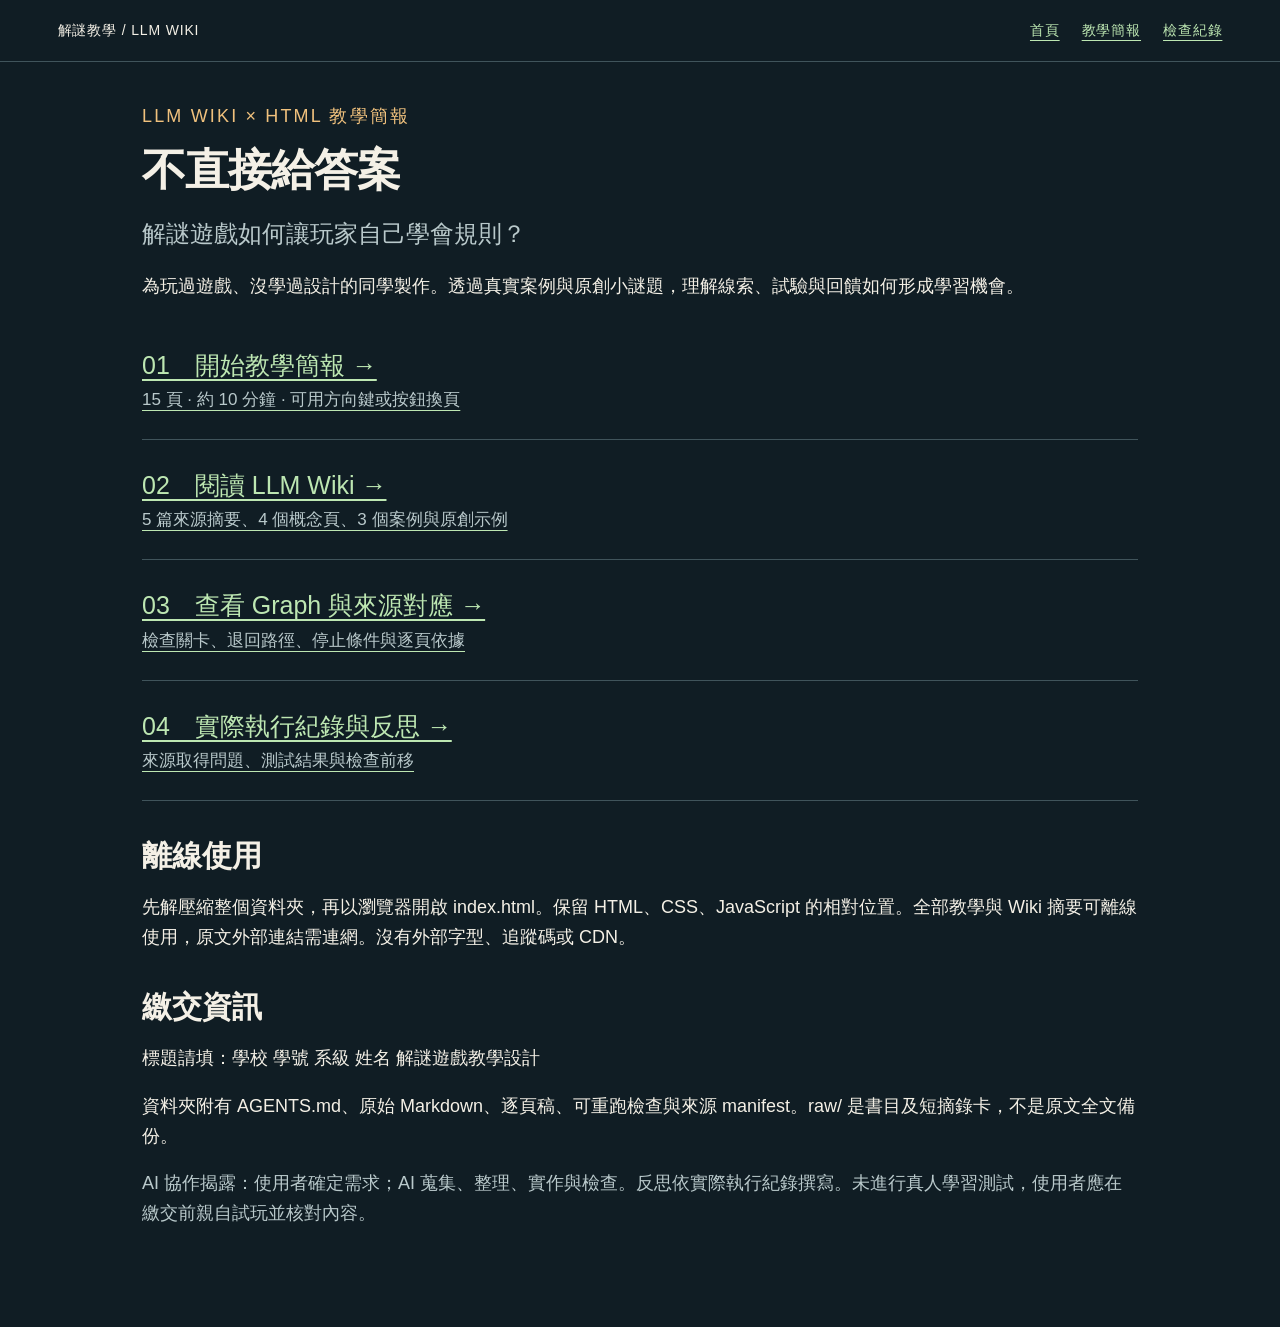
<file: puzzle-wiki/index.html>
<!doctype html><html lang="zh-Hant"><head><meta charset="utf-8"><meta name="viewport" content="width=device-width,initial-scale=1"><title>解謎教學｜作業成果</title><link rel="stylesheet" href="style.css"></head><body><header><span>解謎教學 / LLM WIKI</span><div><a href="index.html">首頁</a><a href="deck.html">教學簡報</a><a href="report.html">檢查紀錄</a></div></header><main class="paper"><p class="eyebrow">LLM Wiki × HTML 教學簡報</p><h1>不直接給答案</h1><p class="lead">解謎遊戲如何讓玩家自己學會規則？</p><p>為玩過遊戲、沒學過設計的同學製作。透過真實案例與原創小謎題，理解線索、試驗與回饋如何形成學習機會。</p><a class="entry" href="deck.html">01　開始教學簡報 →<small>15 頁 · 約 10 分鐘 · 可用方向鍵或按鈕換頁</small></a><a class="entry" href="wiki.html">02　閱讀 LLM Wiki →<small>5 篇來源摘要、4 個概念頁、3 個案例與原創示例</small></a><a class="entry" href="workflow.html">03　查看 Graph 與來源對應 →<small>檢查關卡、退回路徑、停止條件與逐頁依據</small></a><a class="entry" href="report.html">04　實際執行紀錄與反思 →<small>來源取得問題、測試結果與檢查前移</small></a><h2>離線使用</h2><p>先解壓縮整個資料夾，再以瀏覽器開啟 index.html。保留 HTML、CSS、JavaScript 的相對位置。全部教學與 Wiki 摘要可離線使用，原文外部連結需連網。沒有外部字型、追蹤碼或 CDN。</p><h2>繳交資訊</h2><p>標題請填：學校 學號 系級 姓名 解謎遊戲教學設計</p><p>資料夾附有 AGENTS.md、原始 Markdown、逐頁稿、可重跑檢查與來源 manifest。raw/ 是書目及短摘錄卡，不是原文全文備份。</p><p class="muted">AI 協作揭露：使用者確定需求；AI 蒐集、整理、實作與檢查。反思依實際執行紀錄撰寫。未進行真人學習測試，使用者應在繳交前親自試玩並核對內容。</p></main></body></html>
</file>
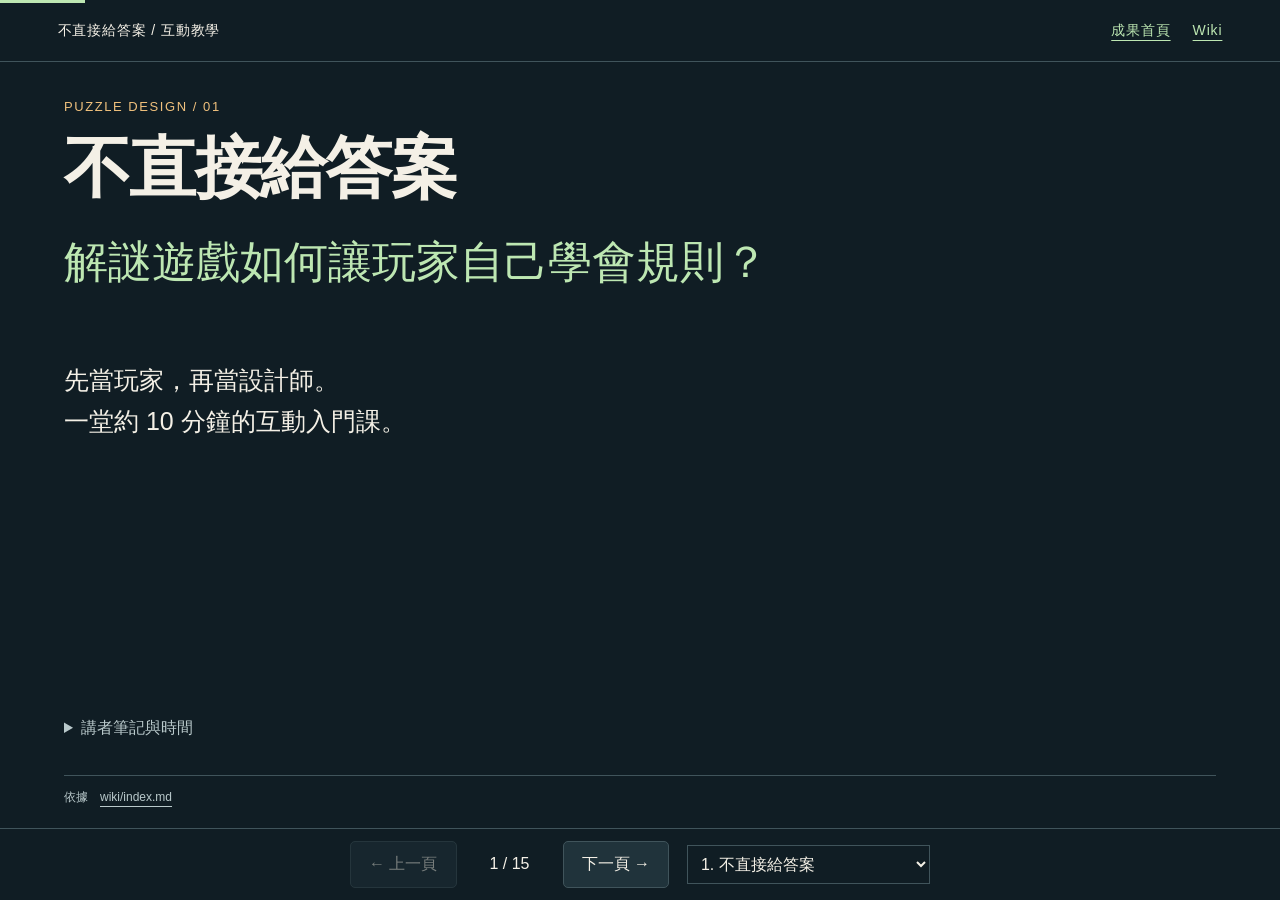
<file: puzzle-wiki/deck.html>
<!doctype html><html lang="zh-Hant"><head><meta charset="utf-8"><meta name="viewport" content="width=device-width,initial-scale=1"><title>不直接給答案｜解謎遊戲教學</title><link rel="stylesheet" href="style.css"></head><body><div id="progress"></div><header><span>不直接給答案 / 互動教學</span><div><a href="index.html">成果首頁</a><a href="wiki.html" target="_blank">Wiki</a></div></header><main id="deck"><section class="slide hero" id="slide-1" aria-label="第 1 頁"><div class="eyebrow">Puzzle design / 01</div><h1>不直接給答案</h1><p class="subtitle">解謎遊戲如何讓玩家自己學會規則？</p><div class="body">先當玩家，再當設計師。<br>一堂約 10 分鐘的互動入門課。</div><details class="notes"><summary>講者筆記與時間</summary><p>30 秒：介紹主題。真實案例僅討論局部設計，不包含完整解法。</p></details><footer class="sources"><span>依據</span><a href="wiki.html#wiki-index" target="_blank" rel="noopener">wiki/index.md</a></footer></section><section class="slide question" id="slide-2" aria-label="第 2 頁"><div class="eyebrow">Puzzle design / 02</div><h2>你是怎麼學會的？</h2><p class="subtitle">按對一次，和理解規則，有什麼不同？</p><div class="body"><p class="big">「我猜對了」<br><span class="accent">「我能預測下一次」</span></p><p>這堂課的目標：能指出線索、解釋回饋，並判斷何時需要提示。</p></div><details class="notes"><summary>講者筆記與時間</summary><p>35 秒：請同學回想一次自己突然理解遊戲規則的時刻。預測是本課的操作性目標，不是研究量表。</p></details><footer class="sources"><span>依據</span><a href="wiki.html#wiki-concepts-knowledge" target="_blank" rel="noopener">wiki/concepts/knowledge.md</a></footer></section><section class="slide loop" id="slide-3" aria-label="第 3 頁"><div class="eyebrow">Puzzle design / 03</div><h2>玩家腦中的學習迴圈</h2><p class="subtitle">我們用這個框架分析案例</p><div class="body"><ol class="steps"><li>觀察<br><small>哪些東西值得注意？</small></li><li>假設<br><small>我認為規則是什麼？</small></li><li>試驗<br><small>改一個條件會怎樣？</small></li><li>修正<br><small>結果符合預期嗎？</small></li></ol><p>這是本作業整理的分析框架。能否學會，仍需要觀察真實玩家。</p></div><details class="notes"><summary>講者筆記與時間</summary><p>40 秒：以實驗循環解釋。此框架是教學綜合，不是從文獻照抄的定律。</p></details><footer class="sources"><span>依據</span><a href="wiki.html#wiki-concepts-knowledge" target="_blank" rel="noopener">wiki/concepts/knowledge.md</a><a href="wiki.html#wiki-concepts-feedback" target="_blank" rel="noopener">wiki/concepts/feedback.md</a></footer></section><section class="slide case" id="slide-4" aria-label="第 4 頁"><div class="eyebrow">Puzzle design / 04</div><h2>The Witness</h2><p class="subtitle">理解可以成為通往下一步的鑰匙</p><div class="body"><p class="big">線索 → 理解 → 新的可能性</p><p>Blow 用「腦中的鑰匙」描述解謎所需的理解。</p><p class="callout">設計思考：下一題需要玩家帶走哪個想法？</p><p class="muted">開發者觀點，不代表每位玩家都能無提示學會。</p></div><details class="notes"><summary>講者筆記與時間</summary><p>40 秒：解釋知識能改變玩家看到的可能性。不要推論整款遊戲完全沒有引導。</p></details><footer class="sources"><span>依據</span><a href="wiki.html#wiki-cases-witness" target="_blank" rel="noopener">wiki/cases/witness.md</a><a href="wiki.html#wiki-sources-S1" target="_blank" rel="noopener">wiki/sources/S1.md</a></footer></section><section class="slide case" id="slide-5" aria-label="第 5 頁"><div class="eyebrow">Puzzle design / 05</div><h2>Riven</h2><p class="subtitle">先讓玩家看見能思考的線索</p><div class="body"><div class="sequence"><div><b>門擋住去路</b><p>玩家注意的是「門」。</p></div><div><b>匕首引向下方</b><p>點擊後視角降低。</p></div><div><b>注意到門下空間</b><p>新的行動可能浮現。</p></div></div><p class="muted">依 Miller 訪談整理；固定視角的引導，不可直接套用到所有 3D 場景。</p></div><details class="notes"><summary>講者筆記與時間</summary><p>45 秒：這裡減少的是看不見線索的摩擦，不是直接交出完整答案。</p></details><footer class="sources"><span>依據</span><a href="wiki.html#wiki-cases-riven" target="_blank" rel="noopener">wiki/cases/riven.md</a><a href="wiki.html#wiki-sources-S2" target="_blank" rel="noopener">wiki/sources/S2.md</a></footer></section><section class="slide case" id="slide-6" aria-label="第 6 頁"><div class="eyebrow">Puzzle design / 06</div><h2>Baba Is You</h2><p class="subtitle">規則本身也可以被操作</p><div class="body"><p class="big">改變規則物件<br><span class="accent">觀察世界如何改變</span></p><p>官方介紹將規則描述為遊戲世界中的實體物件。</p><p class="callout">我們的教學分析：讓玩家比較操作前後，有助提出下一個假設。</p><p class="muted">後一句是設計推論，非官方提供的成效研究。</p></div><details class="notes"><summary>講者筆記與時間</summary><p>40 秒：不用帶入未查證的特定關卡。焦點是規則成為可操作對象。</p></details><footer class="sources"><span>依據</span><a href="wiki.html#wiki-cases-baba" target="_blank" rel="noopener">wiki/cases/baba.md</a><a href="wiki.html#wiki-sources-S3" target="_blank" rel="noopener">wiki/sources/S3.md</a></footer></section><section class="slide research" id="slide-7" aria-label="第 7 頁"><div class="eyebrow">Puzzle design / 07</div><h2>提示並不是失敗</h2><p class="subtitle">教學方式要配合遊戲與玩家</p><div class="body"><div class="twocol"><div><h3>遊戲情境</h3><p>2012 年研究：教學對參與表現的影響因遊戲而異。</p></div><div><h3>玩家經驗</h3><p>2020 年研究：在單款遊戲中，非專家玩家的自陳心流受益。</p></div></div><p class="callout">不能因此宣稱「沒教學最好」，也不能把感受或意圖當成實際學會或留存。</p></div><details class="notes"><summary>講者筆記與時間</summary><p>45 秒：兩研究的遊戲與指標不同，沒有直接互相推翻。</p></details><footer class="sources"><span>依據</span><a href="wiki.html#wiki-concepts-support" target="_blank" rel="noopener">wiki/concepts/support.md</a><a href="wiki.html#wiki-sources-S4" target="_blank" rel="noopener">wiki/sources/S4.md</a><a href="wiki.html#wiki-sources-S5" target="_blank" rel="noopener">wiki/sources/S5.md</a></footer></section><section class="slide intro" id="slide-8" aria-label="第 8 頁"><div class="eyebrow">Puzzle design / 08</div><h2>現在，換你推理</h2><p class="subtitle">訊號門實驗室</p><div class="body"><p class="big">兩個符號，決定一扇門。</p><p>下一頁有兩筆觀察。選擇符號、測試，試著找出規則。</p><p>沒有倒數、沒有扣分。卡住時可以開啟提示。</p><p class="muted">自製教學示例，非商業遊戲關卡。規則刻意簡化。</p></div><details class="notes"><summary>講者筆記與時間</summary><p>25 秒：先不公布規則，提醒同學每次測試前先預測。</p></details><footer class="sources"><span>依據</span><a href="wiki.html#wiki-examples-signal-lab" target="_blank" rel="noopener">wiki/examples/signal-lab.md</a></footer></section><section class="slide puzzle" id="slide-9" aria-label="第 9 頁"><div class="eyebrow">Puzzle design / 09</div><h2>訊號門實驗室</h2><p class="subtitle">先預測，再按「測試配對」</p><div class="body"><div class="lab"><div><h3>已知觀察</h3><p class="observations">○ ○ → 開門　　○ △ → 關門</p><label><span>左符號</span><select id="left" aria-label="左符號"><option>○</option><option>△</option><option>□</option></select></label><label><span>右符號</span><select id="right" aria-label="右符號"><option>○</option><option>△</option><option>□</option></select></label><div class="lab-actions"><button id="test-pair">測試配對</button><button id="reset">全部重設</button></div><p id="result" role="status" aria-live="polite">你預測門會開還是關？</p><h3>你的試驗紀錄</h3><ol id="history"><li>還沒有新試驗。</li></ol></div><div><p>有限觀察可能符合不只一個假說。試試看，還能如何排除另一種解釋？</p><button id="hint">提示 1 / 2</button><p id="hint-text" aria-live="polite">提示由你決定何時開啟。</p><fieldset><legend>變形題：哪個新配對會開門？</legend><div class="choices"><button data-pair="◇◇">◇ ◇</button><button data-pair="◇■">◇ ■</button><button data-pair="■◇">■ ◇</button></div><p id="transfer-result" role="status" aria-live="polite">找到規則後再作答。</p></fieldset><small>原創教學示例 · 不計分 · 可重試</small></div></div></div><details class="notes"><summary>講者筆記與時間</summary><p>90 秒：讓同學自由試驗。初始觀察不唯一決定規則，可追問「還有哪個假說也符合？」再用△△排除只接受圓形的假說。</p></details><footer class="sources"><span>依據</span><a href="wiki.html#wiki-examples-signal-lab" target="_blank" rel="noopener">wiki/examples/signal-lab.md</a></footer></section><section class="slide debrief" id="slide-10" aria-label="第 10 頁"><div class="eyebrow">Puzzle design / 10</div><h2>剛才哪些設計在教你？</h2><p class="subtitle">將體驗拆成可檢查的選擇</p><div class="body"><div class="twocol"><div><h3>觀察與回饋</h3><p>兩筆起始紀錄提供比較材料。每次結果立即留下紀錄。</p></div><div><h3>試錯與遷移</h3><p>可重設、無扣分。換符號的題目，檢查你是否只記住外觀。</p></div></div><p class="callout">小謎題只能示範這些設計選擇，尚未證明它能改善學習。</p></div><details class="notes"><summary>講者筆記與時間</summary><p>40 秒：請同學用自己的話說出相同性規則。沒有真人研究，不能將測試通過當成教學有效。</p></details><footer class="sources"><span>依據</span><a href="wiki.html#wiki-examples-signal-lab" target="_blank" rel="noopener">wiki/examples/signal-lab.md</a><a href="wiki.html#wiki-concepts-feedback" target="_blank" rel="noopener">wiki/concepts/feedback.md</a></footer></section><section class="slide comparison" id="slide-11" aria-label="第 11 頁"><div class="eyebrow">Puzzle design / 11</div><h2>難題，還是資訊不足？</h2><p class="subtitle">設計師可以先檢查這些問題</p><div class="body"><table><tr><th>可以推理的挑戰</th><th>需要修正的摩擦</th></tr><tr><td>線索可見，但要比較才能理解</td><td>關鍵線索根本沒被注意</td></tr><tr><td>試驗後能修正假設</td><td>做了操作，卻不知道結果</td></tr><tr><td>新題改變情境，保留關係</td><td>規則偷偷改變，沒有新證據</td></tr></table><p class="muted">本作業的設計檢查表，不是所有解謎遊戲的評分定律。</p></div><details class="notes"><summary>講者筆記與時間</summary><p>40 秒：挑戰與摩擦並非絕對二分，需看遊戲目的與玩家實際表現。</p></details><footer class="sources"><span>依據</span><a href="wiki.html#wiki-concepts-attention" target="_blank" rel="noopener">wiki/concepts/attention.md</a><a href="wiki.html#wiki-concepts-feedback" target="_blank" rel="noopener">wiki/concepts/feedback.md</a><a href="wiki.html#wiki-examples-signal-lab" target="_blank" rel="noopener">wiki/examples/signal-lab.md</a></footer></section><section class="slide quiz" id="slide-12" aria-label="第 12 頁"><div class="eyebrow">Puzzle design / 12</div><h2>小測驗：你會先改什麼？</h2><p class="subtitle">玩家一直亂按，卻說不出自己的假設</p><div class="body"><div class="answers"><button data-answer="wrong">A　把提示全部移除，讓他多試幾次</button><button data-answer="right">B　保留操作結果，請他先預測再測試</button><button data-answer="wrong">C　立即顯示完整答案，然後進下一關</button></div><p id="quiz-feedback" role="status" aria-live="polite">選擇一個答案，看看設計理由。</p></div><details class="notes"><summary>講者筆記與時間</summary><p>35 秒：本題情境目標是讓玩家提出假設，所以 B 較合適。A/C 並非在任何遊戲中都錯。</p></details><footer class="sources"><span>依據</span><a href="wiki.html#wiki-concepts-feedback" target="_blank" rel="noopener">wiki/concepts/feedback.md</a><a href="wiki.html#wiki-examples-signal-lab" target="_blank" rel="noopener">wiki/examples/signal-lab.md</a></footer></section><section class="slide workflow" id="slide-13" aria-label="第 13 頁"><div class="eyebrow">Puzzle design / 13</div><h2>從來源到這份簡報</h2><p class="subtitle">每一頁都能追溯到 Wiki</p><div class="body"><ol class="pipeline"><li>讀取 5 篇資料</li><li>建立來源卡與概念頁</li><li>查詢 Wiki、寫逐頁稿</li><li>查核說法與引用</li><li>渲染、測試、修正</li></ol><p>來源讀不到：回資料取得。<br>說法不成立：回證據卡或文稿。<br>互動或版面出錯：回 HTML。</p><p class="muted">詳細 graph、實際紀錄與反思另附於成果首頁。</p></div><details class="notes"><summary>講者筆記與時間</summary><p>35 秒：區分 graph 的關卡與各節點的局部 loop。每次只修問題所在位置。</p></details><footer class="sources"><span>依據</span><a href="wiki.html#process-workflow" target="_blank" rel="noopener">process/workflow.md</a><a href="wiki.html#wiki-index" target="_blank" rel="noopener">wiki/index.md</a></footer></section><section class="slide practice" id="slide-14" aria-label="第 14 頁"><div class="eyebrow">Puzzle design / 14</div><h2>你可以如何驗證教學？</h2><p class="subtitle">觀察真實玩家，而不只問「好玩嗎」</p><div class="body"><p class="big">他注意到什麼？<br>他預期什麼？<br><span class="accent">換一道題還能解釋嗎？</span></p><p>記錄卡住的位置與當時假設，再調整線索或回饋。</p><p class="muted">這是後續測試建議。本次完成的是內容與功能檢查，未進行真人測試。</p></div><details class="notes"><summary>講者筆記與時間</summary><p>35 秒：可邀同學試玩，用觀察補足自動測試不能判斷的學習效果。</p></details><footer class="sources"><span>依據</span><a href="wiki.html#wiki-concepts-knowledge" target="_blank" rel="noopener">wiki/concepts/knowledge.md</a><a href="wiki.html#wiki-sources-S2" target="_blank" rel="noopener">wiki/sources/S2.md</a><a href="wiki.html#process-workflow" target="_blank" rel="noopener">process/workflow.md</a></footer></section><section class="slide end" id="slide-15" aria-label="第 15 頁"><div class="eyebrow">Puzzle design / 15</div><h2>讓玩家有理由繼續推理</h2><p class="subtitle">可見線索、可比較的結果、適時的幫助</p><div class="body"><p class="big">好的下一步，<br>是玩家能提出的新假設。</p><p>回想你熟悉的一款遊戲：它在哪個時刻讓你理解了一條規則？</p><p><a href="wiki.html">閱讀完整 Wiki 與 5 篇來源 ↗</a><br><a href="report.html">查看執行紀錄與反思 ↗</a></p></div><details class="notes"><summary>講者筆記與時間</summary><p>30 秒：收束，請同學用一個例子回答。總預估約 10 分鐘，可依互動節奏調整。</p></details><footer class="sources"><span>依據</span><a href="wiki.html#wiki-index" target="_blank" rel="noopener">wiki/index.md</a><a href="wiki.html#wiki-concepts-support" target="_blank" rel="noopener">wiki/concepts/support.md</a></footer></section></main><nav class="controls" aria-label="簡報導覽"><button id="prev">← 上一頁</button><span id="counter" aria-live="polite"></span><button id="next">下一頁 →</button><select id="toc" aria-label="跳至頁面"></select></nav><script src="deck.js"></script></body></html>
</file>
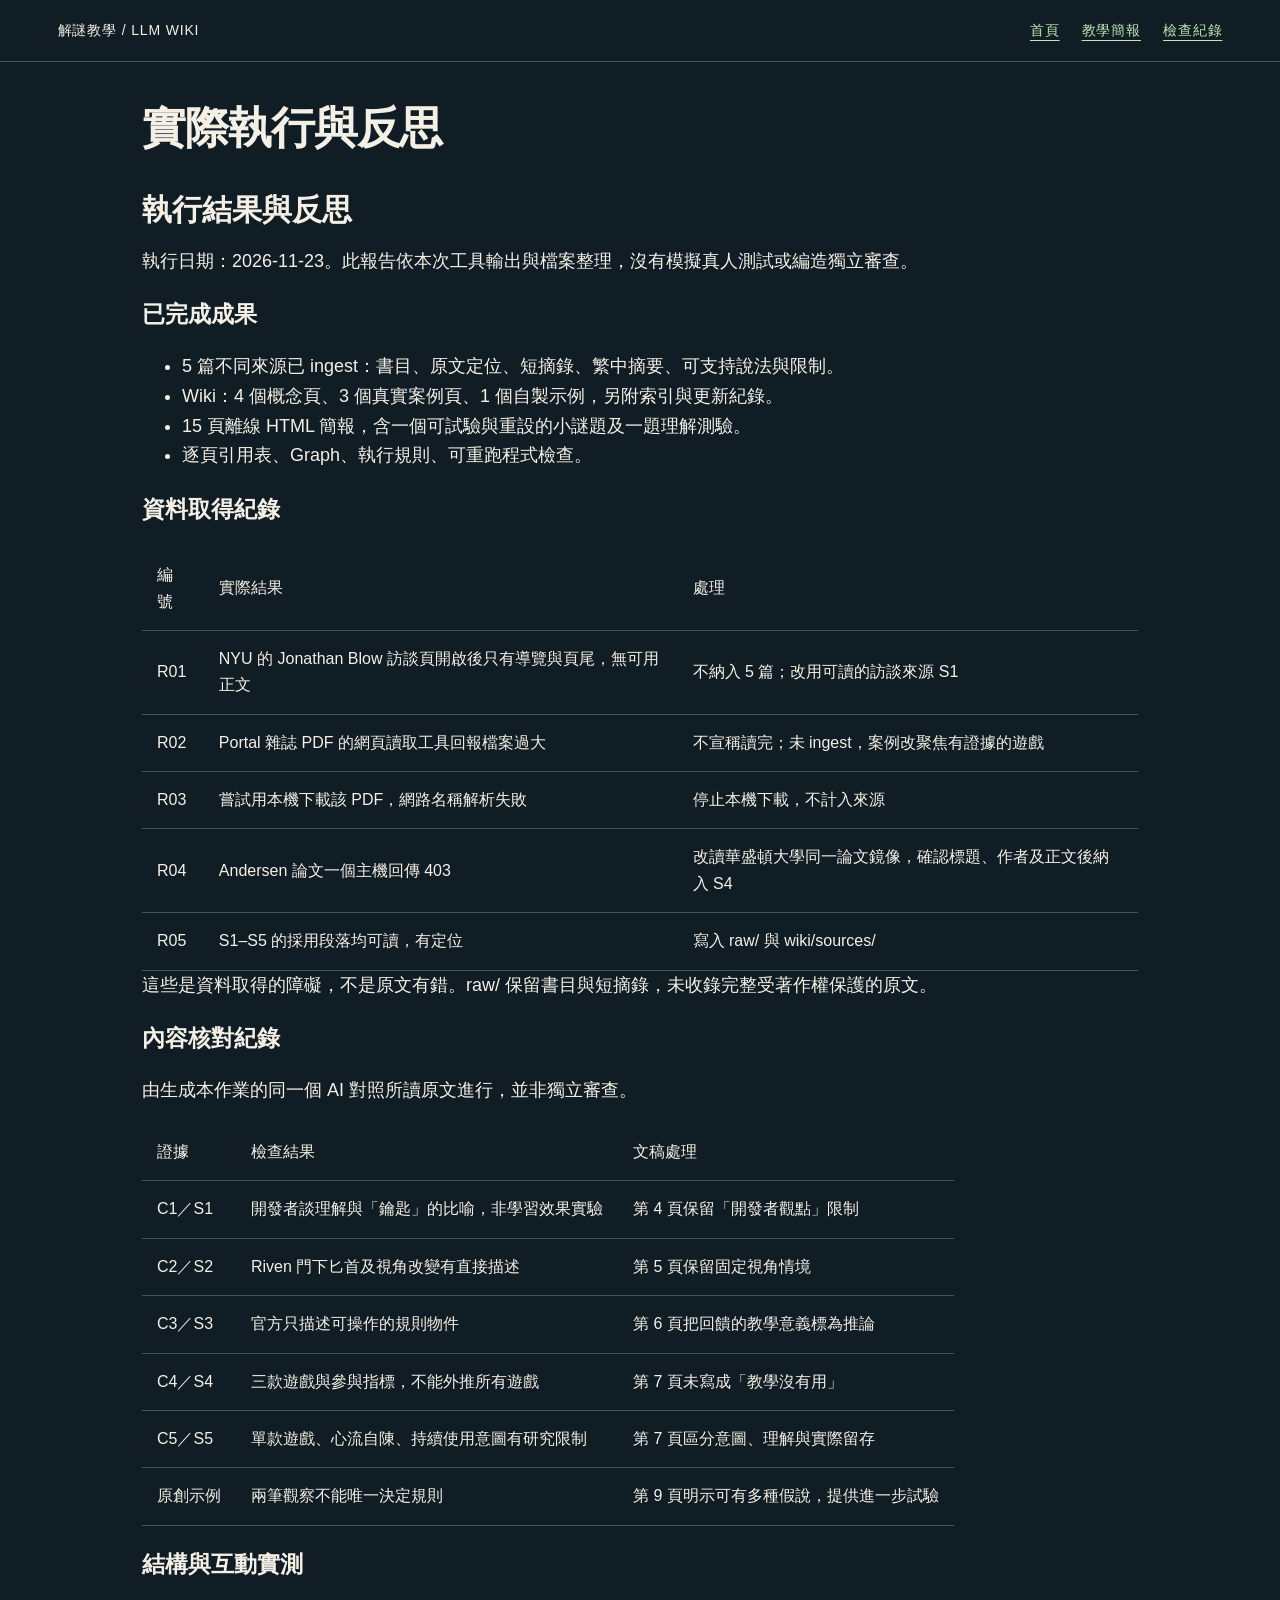
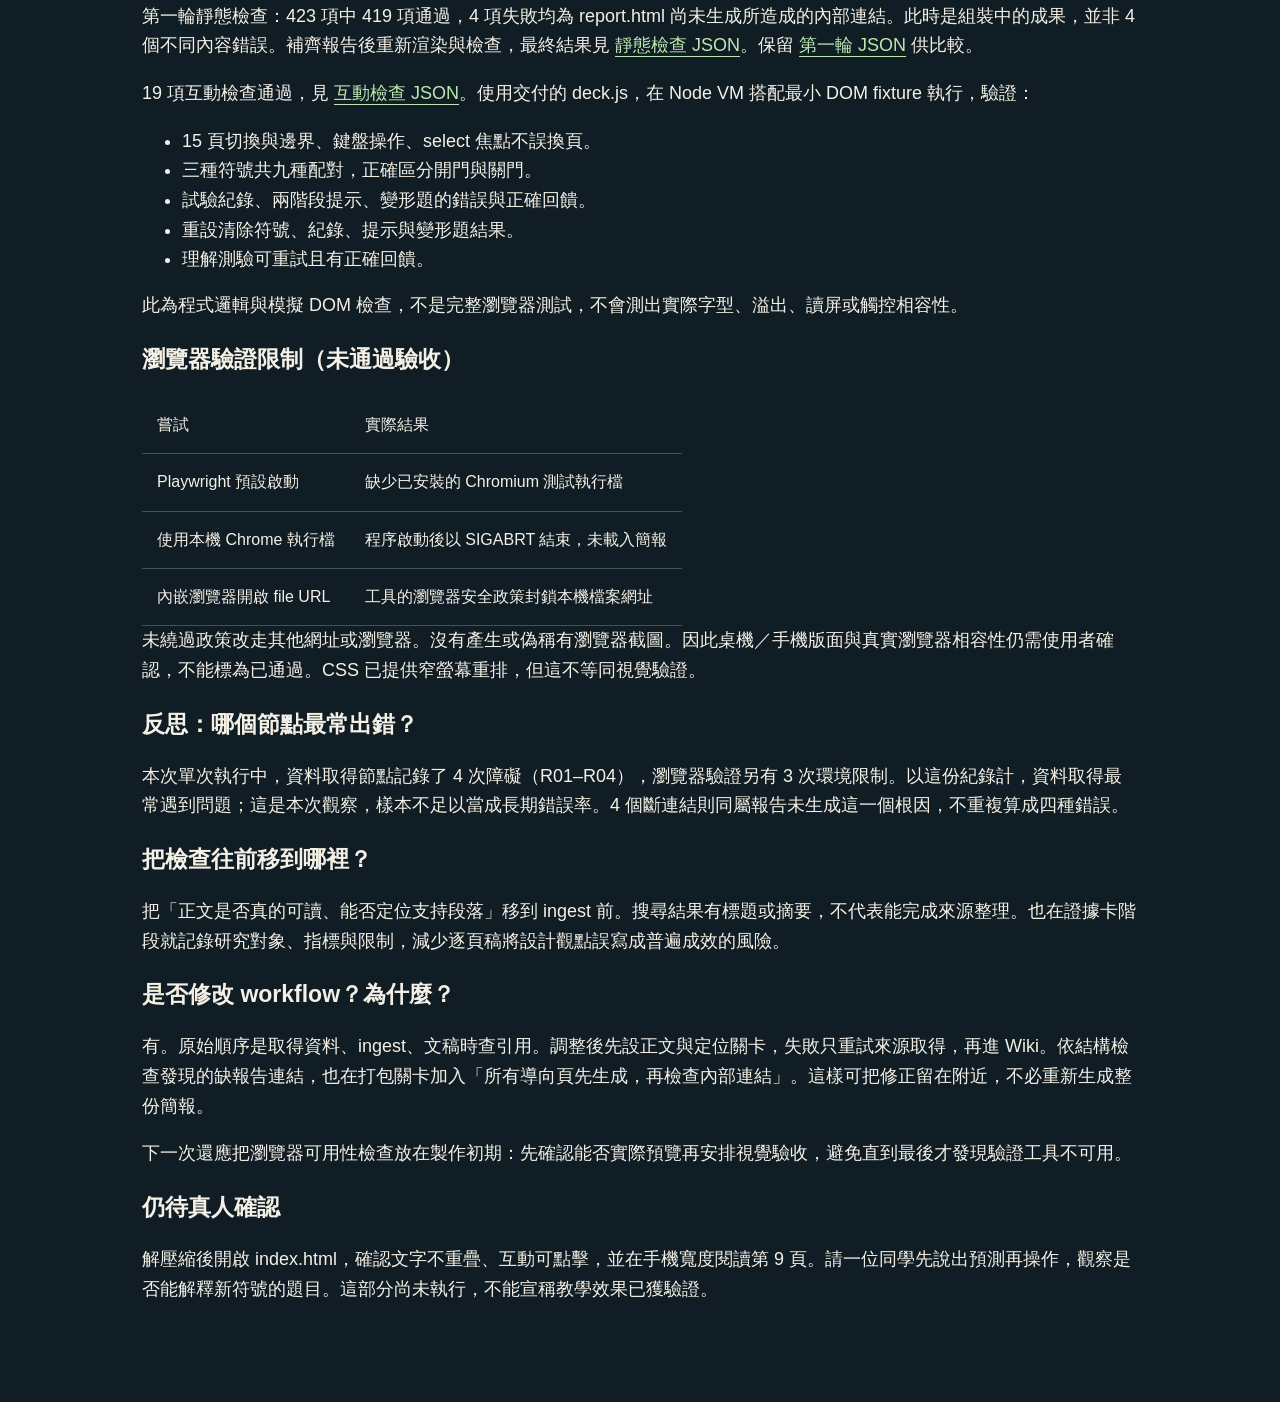
<file: puzzle-wiki/report.html>
<!doctype html><html lang="zh-Hant"><head><meta charset="utf-8"><meta name="viewport" content="width=device-width,initial-scale=1"><title>實際執行與反思</title><link rel="stylesheet" href="style.css"></head><body><header><span>解謎教學 / LLM WIKI</span><div><a href="index.html">首頁</a><a href="deck.html">教學簡報</a><a href="report.html">檢查紀錄</a></div></header><main class="paper"><h1>實際執行與反思</h1><h2>執行結果與反思</h2>
<p>執行日期：2026-11-23。此報告依本次工具輸出與檔案整理，沒有模擬真人測試或編造獨立審查。</p>
<h3>已完成成果</h3>
<ul>
<li>5 篇不同來源已 ingest：書目、原文定位、短摘錄、繁中摘要、可支持說法與限制。</li>
<li>Wiki：4 個概念頁、3 個真實案例頁、1 個自製示例，另附索引與更新紀錄。</li>
<li>15 頁離線 HTML 簡報，含一個可試驗與重設的小謎題及一題理解測驗。</li>
<li>逐頁引用表、Graph、執行規則、可重跑程式檢查。</li>
</ul>
<h3>資料取得紀錄</h3>
<table>
<tr><td>編號</td><td>實際結果</td><td>處理</td></tr>
<tr><td>R01</td><td>NYU 的 Jonathan Blow 訪談頁開啟後只有導覽與頁尾，無可用正文</td><td>不納入 5 篇；改用可讀的訪談來源 S1</td></tr>
<tr><td>R02</td><td>Portal 雜誌 PDF 的網頁讀取工具回報檔案過大</td><td>不宣稱讀完；未 ingest，案例改聚焦有證據的遊戲</td></tr>
<tr><td>R03</td><td>嘗試用本機下載該 PDF，網路名稱解析失敗</td><td>停止本機下載，不計入來源</td></tr>
<tr><td>R04</td><td>Andersen 論文一個主機回傳 403</td><td>改讀華盛頓大學同一論文鏡像，確認標題、作者及正文後納入 S4</td></tr>
<tr><td>R05</td><td>S1–S5 的採用段落均可讀，有定位</td><td>寫入 raw/ 與 wiki/sources/</td></tr>
</table>
<p>這些是資料取得的障礙，不是原文有錯。raw/ 保留書目與短摘錄，未收錄完整受著作權保護的原文。</p>
<h3>內容核對紀錄</h3>
<p>由生成本作業的同一個 AI 對照所讀原文進行，並非獨立審查。</p>
<table>
<tr><td>證據</td><td>檢查結果</td><td>文稿處理</td></tr>
<tr><td>C1／S1</td><td>開發者談理解與「鑰匙」的比喻，非學習效果實驗</td><td>第 4 頁保留「開發者觀點」限制</td></tr>
<tr><td>C2／S2</td><td>Riven 門下匕首及視角改變有直接描述</td><td>第 5 頁保留固定視角情境</td></tr>
<tr><td>C3／S3</td><td>官方只描述可操作的規則物件</td><td>第 6 頁把回饋的教學意義標為推論</td></tr>
<tr><td>C4／S4</td><td>三款遊戲與參與指標，不能外推所有遊戲</td><td>第 7 頁未寫成「教學沒有用」</td></tr>
<tr><td>C5／S5</td><td>單款遊戲、心流自陳、持續使用意圖有研究限制</td><td>第 7 頁區分意圖、理解與實際留存</td></tr>
<tr><td>原創示例</td><td>兩筆觀察不能唯一決定規則</td><td>第 9 頁明示可有多種假說，提供進一步試驗</td></tr>
</table>
<h3>結構與互動實測</h3>
<p>第一輪靜態檢查：423 項中 419 項通過，4 項失敗均為 report.html 尚未生成所造成的內部連結。此時是組裝中的成果，並非 4 個不同內容錯誤。補齊報告後重新渲染與檢查，最終結果見 <a href="checks/structural.json">靜態檢查 JSON</a>。保留 <a href="checks/structural-round1.json">第一輪 JSON</a> 供比較。</p>
<p>19 項互動檢查通過，見 <a href="checks/interactions.json">互動檢查 JSON</a>。使用交付的 deck.js，在 Node VM 搭配最小 DOM fixture 執行，驗證：</p>
<ul>
<li>15 頁切換與邊界、鍵盤操作、select 焦點不誤換頁。</li>
<li>三種符號共九種配對，正確區分開門與關門。</li>
<li>試驗紀錄、兩階段提示、變形題的錯誤與正確回饋。</li>
<li>重設清除符號、紀錄、提示與變形題結果。</li>
<li>理解測驗可重試且有正確回饋。</li>
</ul>
<p>此為程式邏輯與模擬 DOM 檢查，不是完整瀏覽器測試，不會測出實際字型、溢出、讀屏或觸控相容性。</p>
<h3>瀏覽器驗證限制（未通過驗收）</h3>
<table>
<tr><td>嘗試</td><td>實際結果</td></tr>
<tr><td>Playwright 預設啟動</td><td>缺少已安裝的 Chromium 測試執行檔</td></tr>
<tr><td>使用本機 Chrome 執行檔</td><td>程序啟動後以 SIGABRT 結束，未載入簡報</td></tr>
<tr><td>內嵌瀏覽器開啟 file URL</td><td>工具的瀏覽器安全政策封鎖本機檔案網址</td></tr>
</table>
<p>未繞過政策改走其他網址或瀏覽器。沒有產生或偽稱有瀏覽器截圖。因此桌機／手機版面與真實瀏覽器相容性仍需使用者確認，不能標為已通過。CSS 已提供窄螢幕重排，但這不等同視覺驗證。</p>
<h3>反思：哪個節點最常出錯？</h3>
<p>本次單次執行中，資料取得節點記錄了 4 次障礙（R01–R04），瀏覽器驗證另有 3 次環境限制。以這份紀錄計，資料取得最常遇到問題；這是本次觀察，樣本不足以當成長期錯誤率。4 個斷連結則同屬報告未生成這一個根因，不重複算成四種錯誤。</p>
<h3>把檢查往前移到哪裡？</h3>
<p>把「正文是否真的可讀、能否定位支持段落」移到 ingest 前。搜尋結果有標題或摘要，不代表能完成來源整理。也在證據卡階段就記錄研究對象、指標與限制，減少逐頁稿將設計觀點誤寫成普遍成效的風險。</p>
<h3>是否修改 workflow？為什麼？</h3>
<p>有。原始順序是取得資料、ingest、文稿時查引用。調整後先設正文與定位關卡，失敗只重試來源取得，再進 Wiki。依結構檢查發現的缺報告連結，也在打包關卡加入「所有導向頁先生成，再檢查內部連結」。這樣可把修正留在附近，不必重新生成整份簡報。</p>
<p>下一次還應把瀏覽器可用性檢查放在製作初期：先確認能否實際預覽再安排視覺驗收，避免直到最後才發現驗證工具不可用。</p>
<h3>仍待真人確認</h3>
<p>解壓縮後開啟 index.html，確認文字不重疊、互動可點擊，並在手機寬度閱讀第 9 頁。請一位同學先說出預測再操作，觀察是否能解釋新符號的題目。這部分尚未執行，不能宣稱教學效果已獲驗證。</p></main></body></html>
</file>
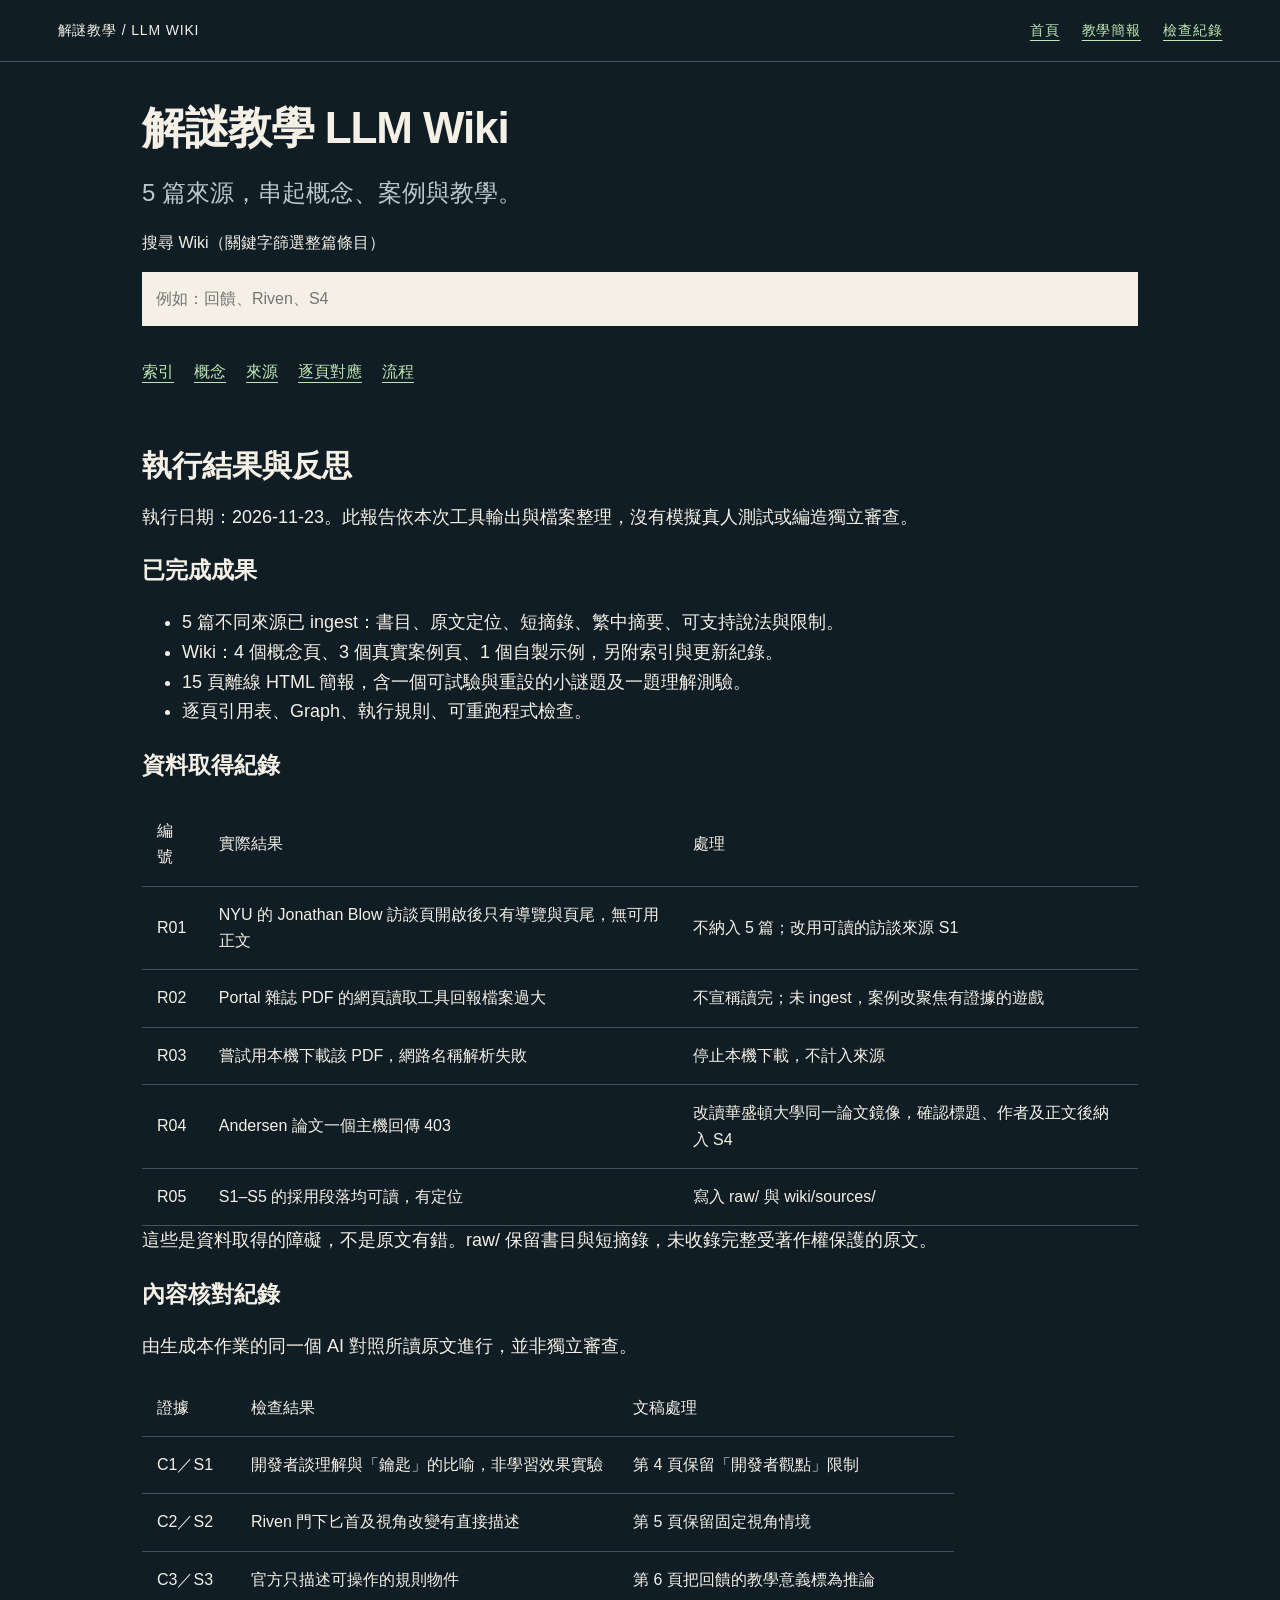
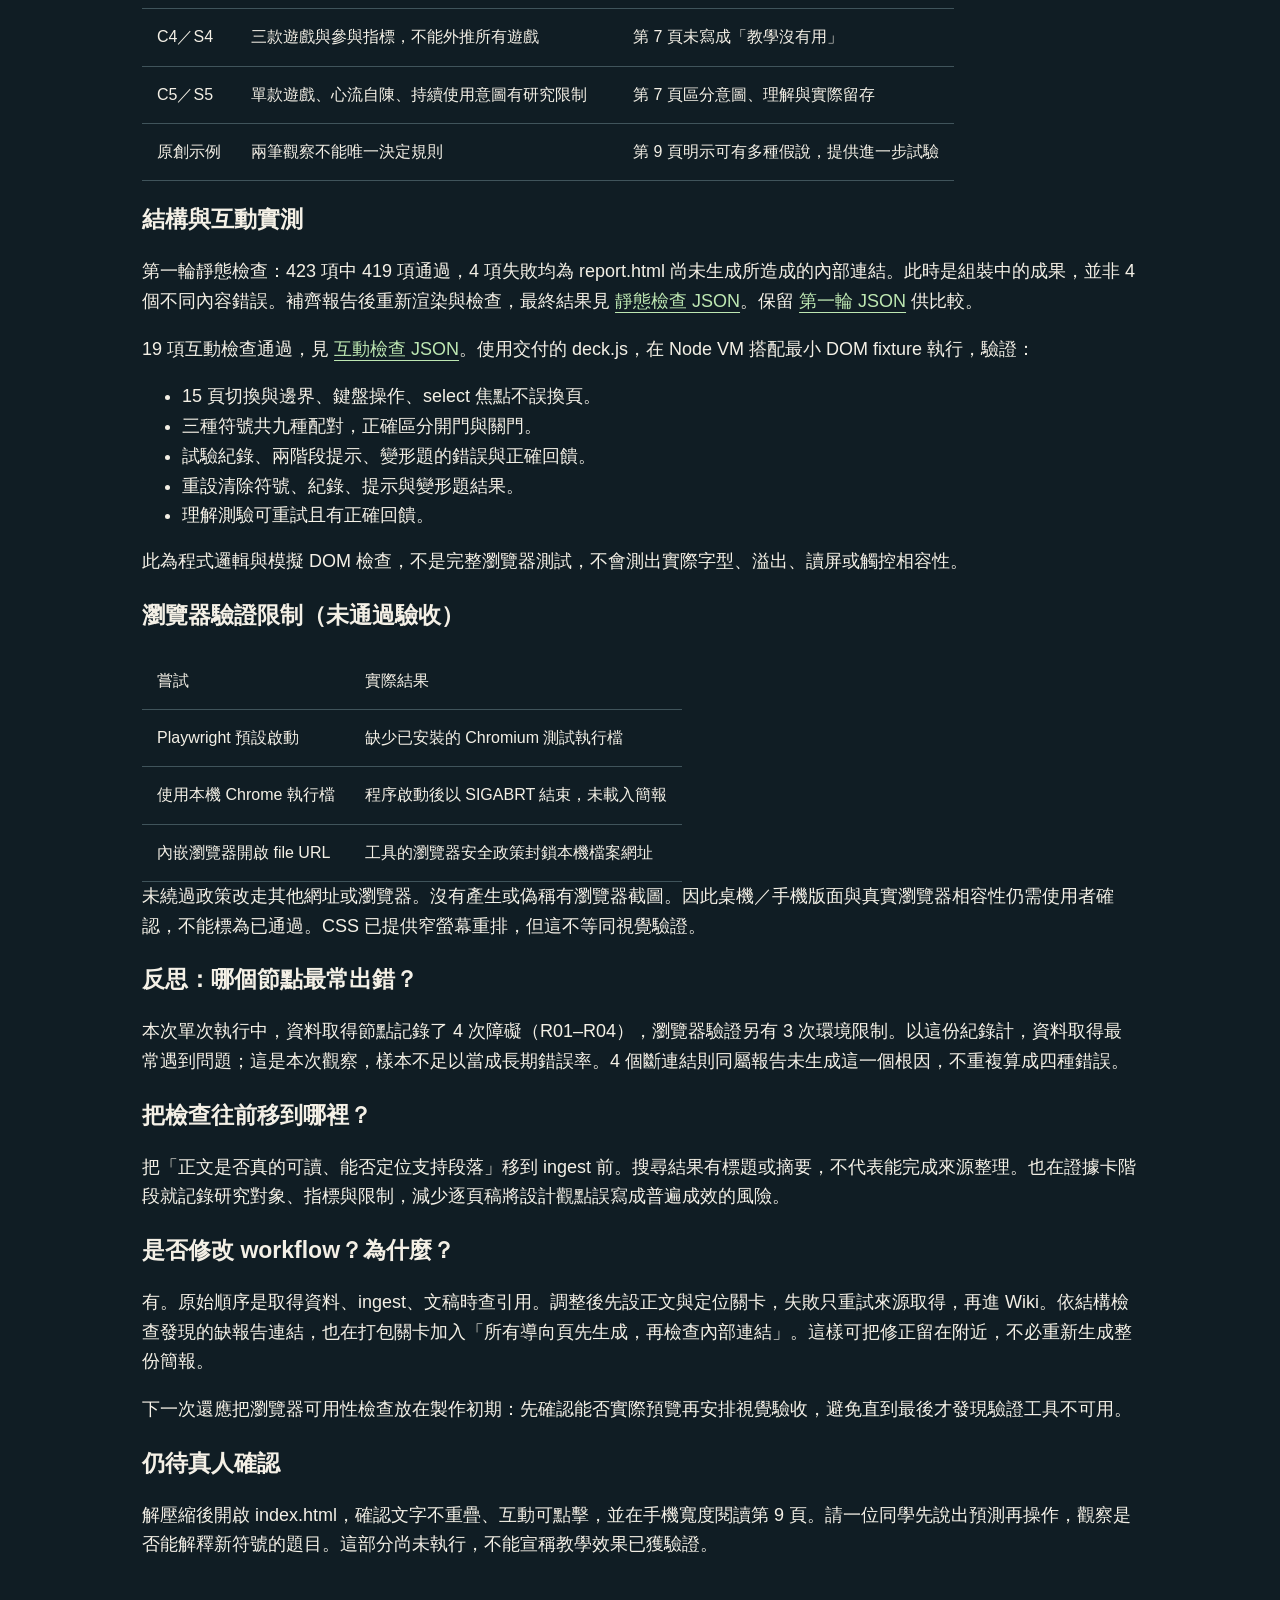
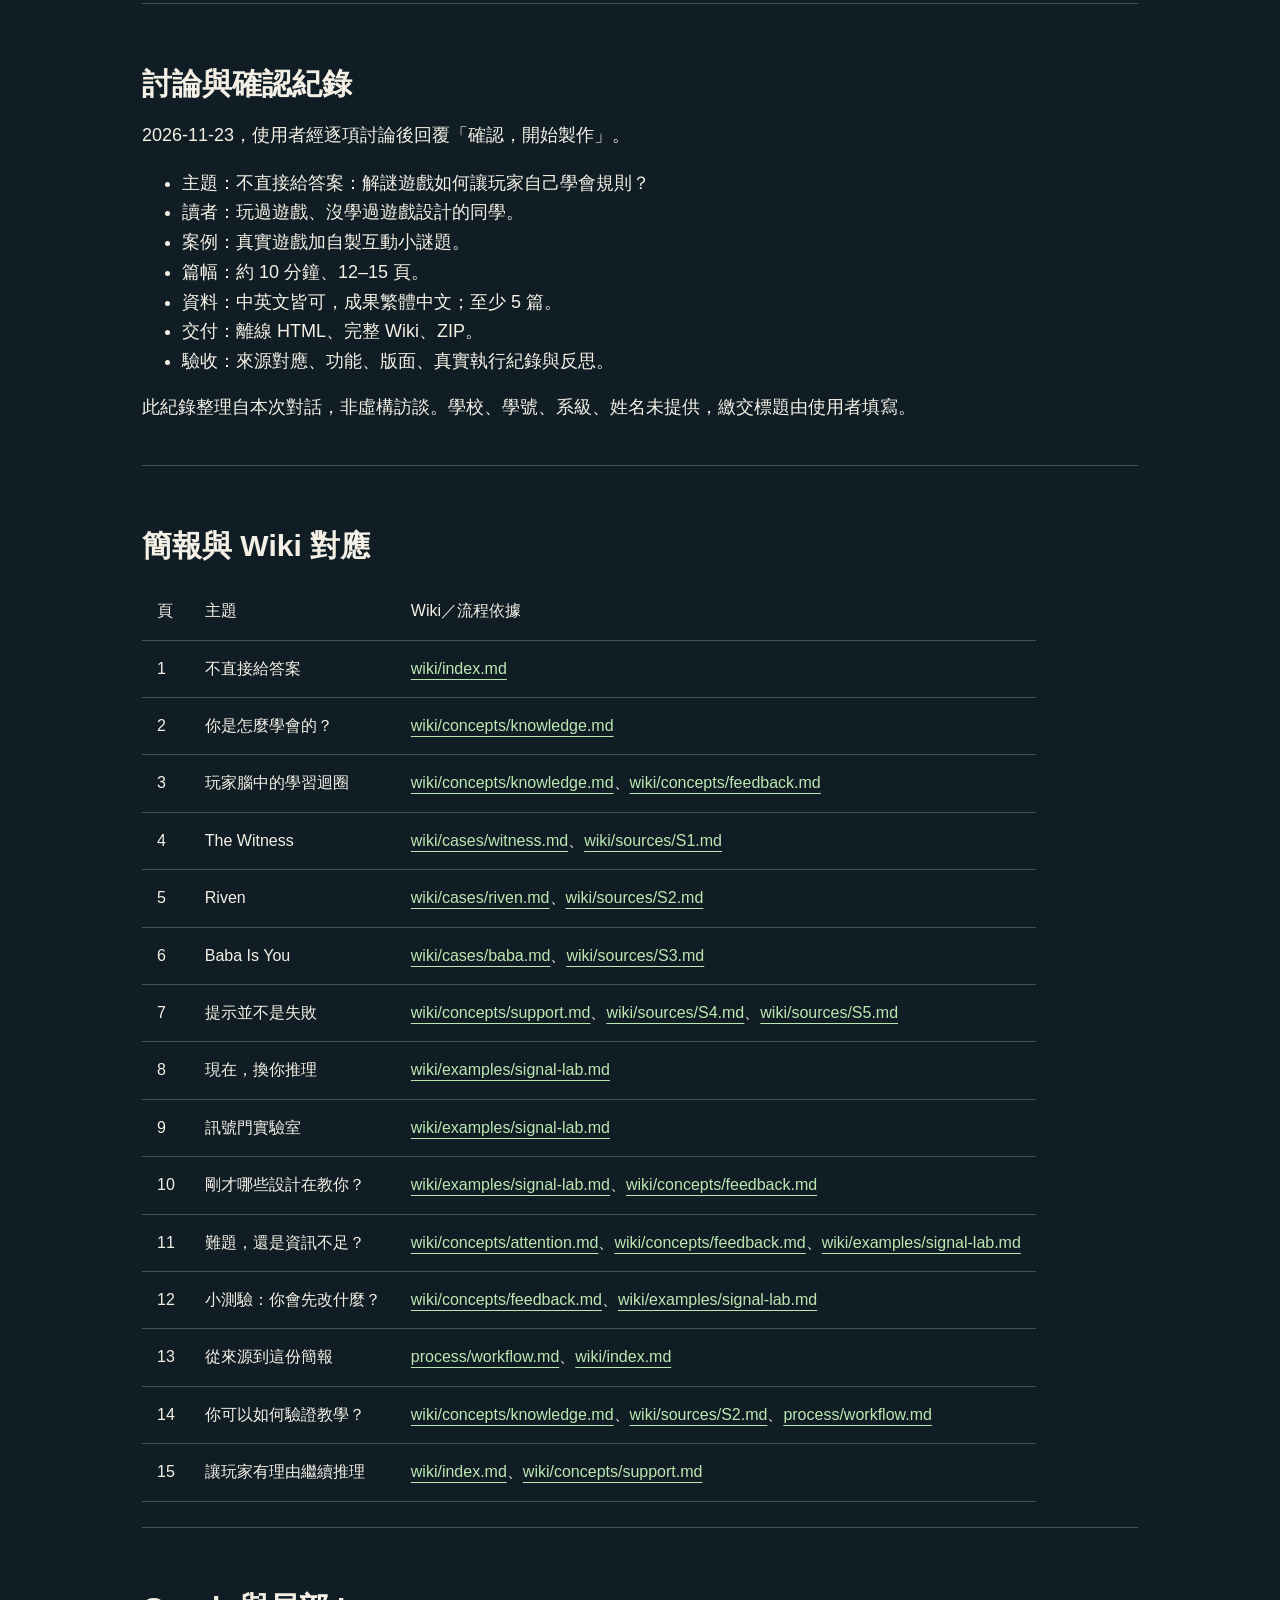
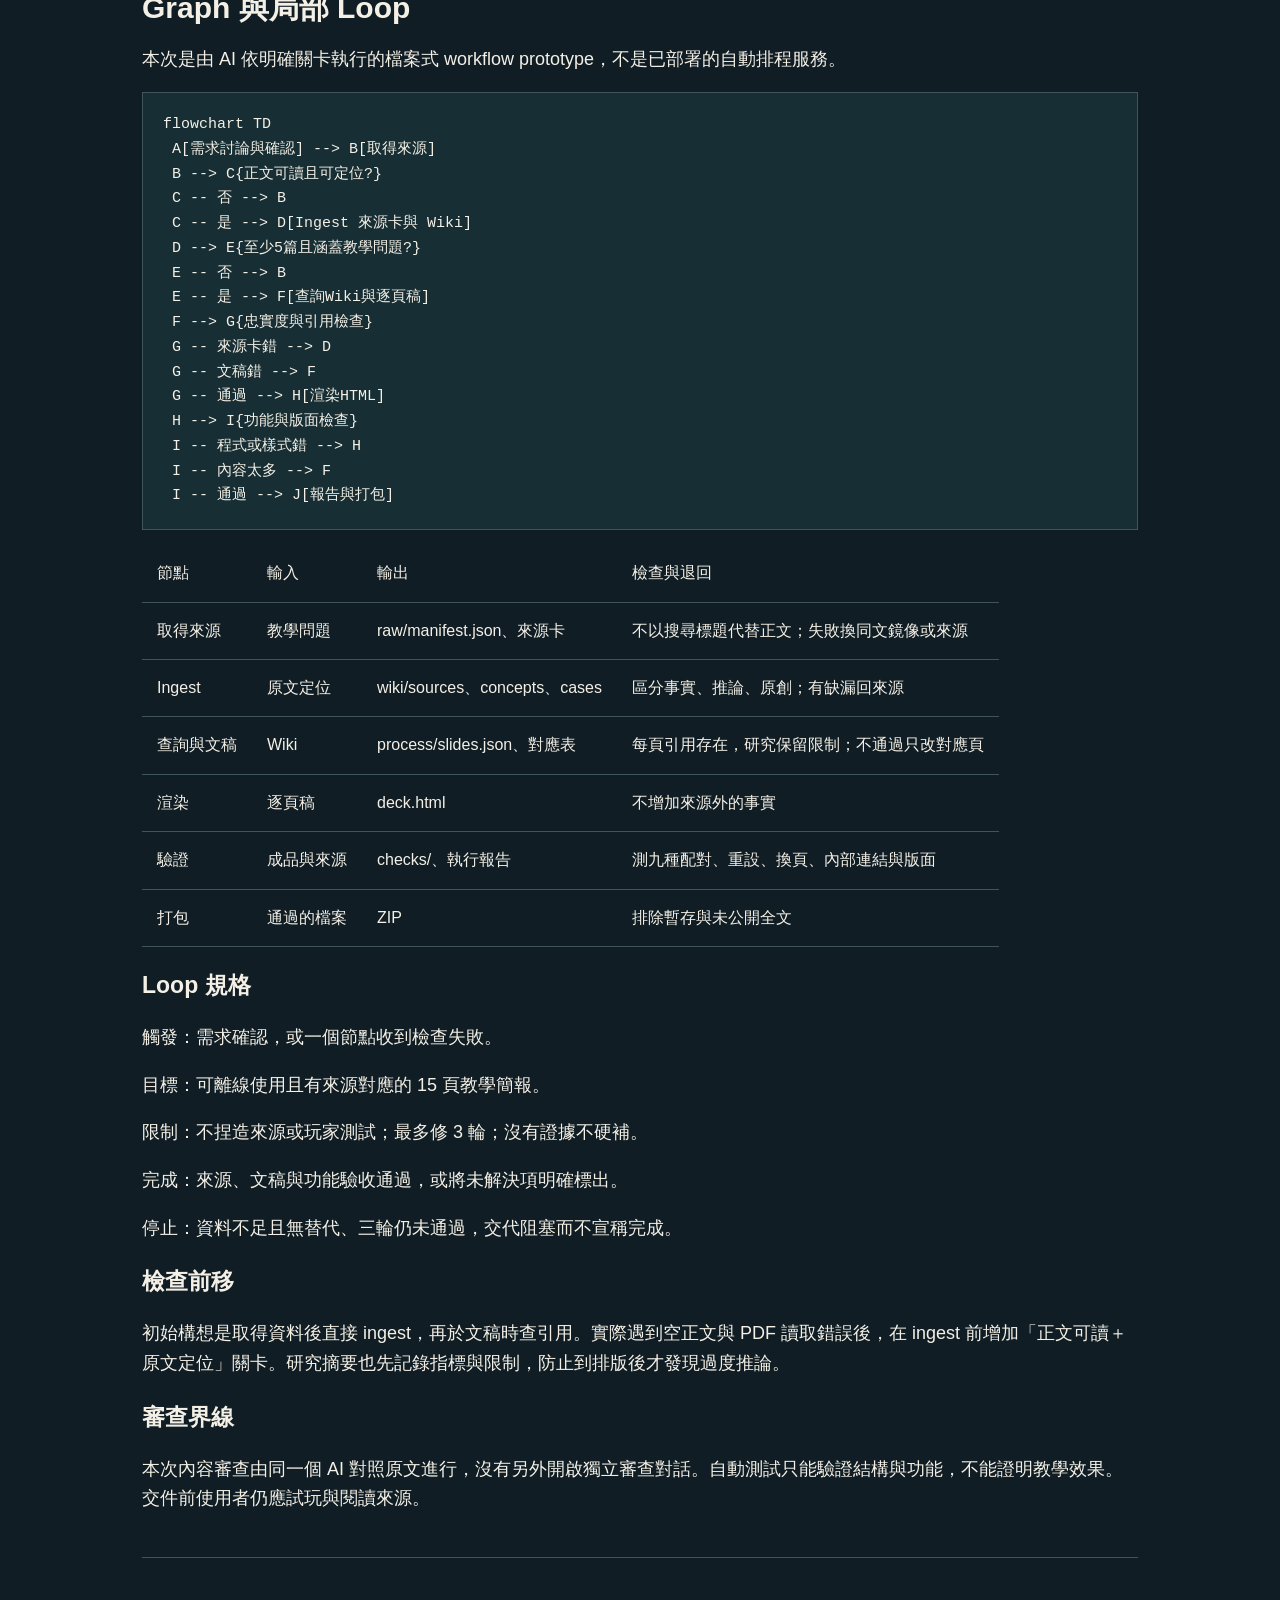
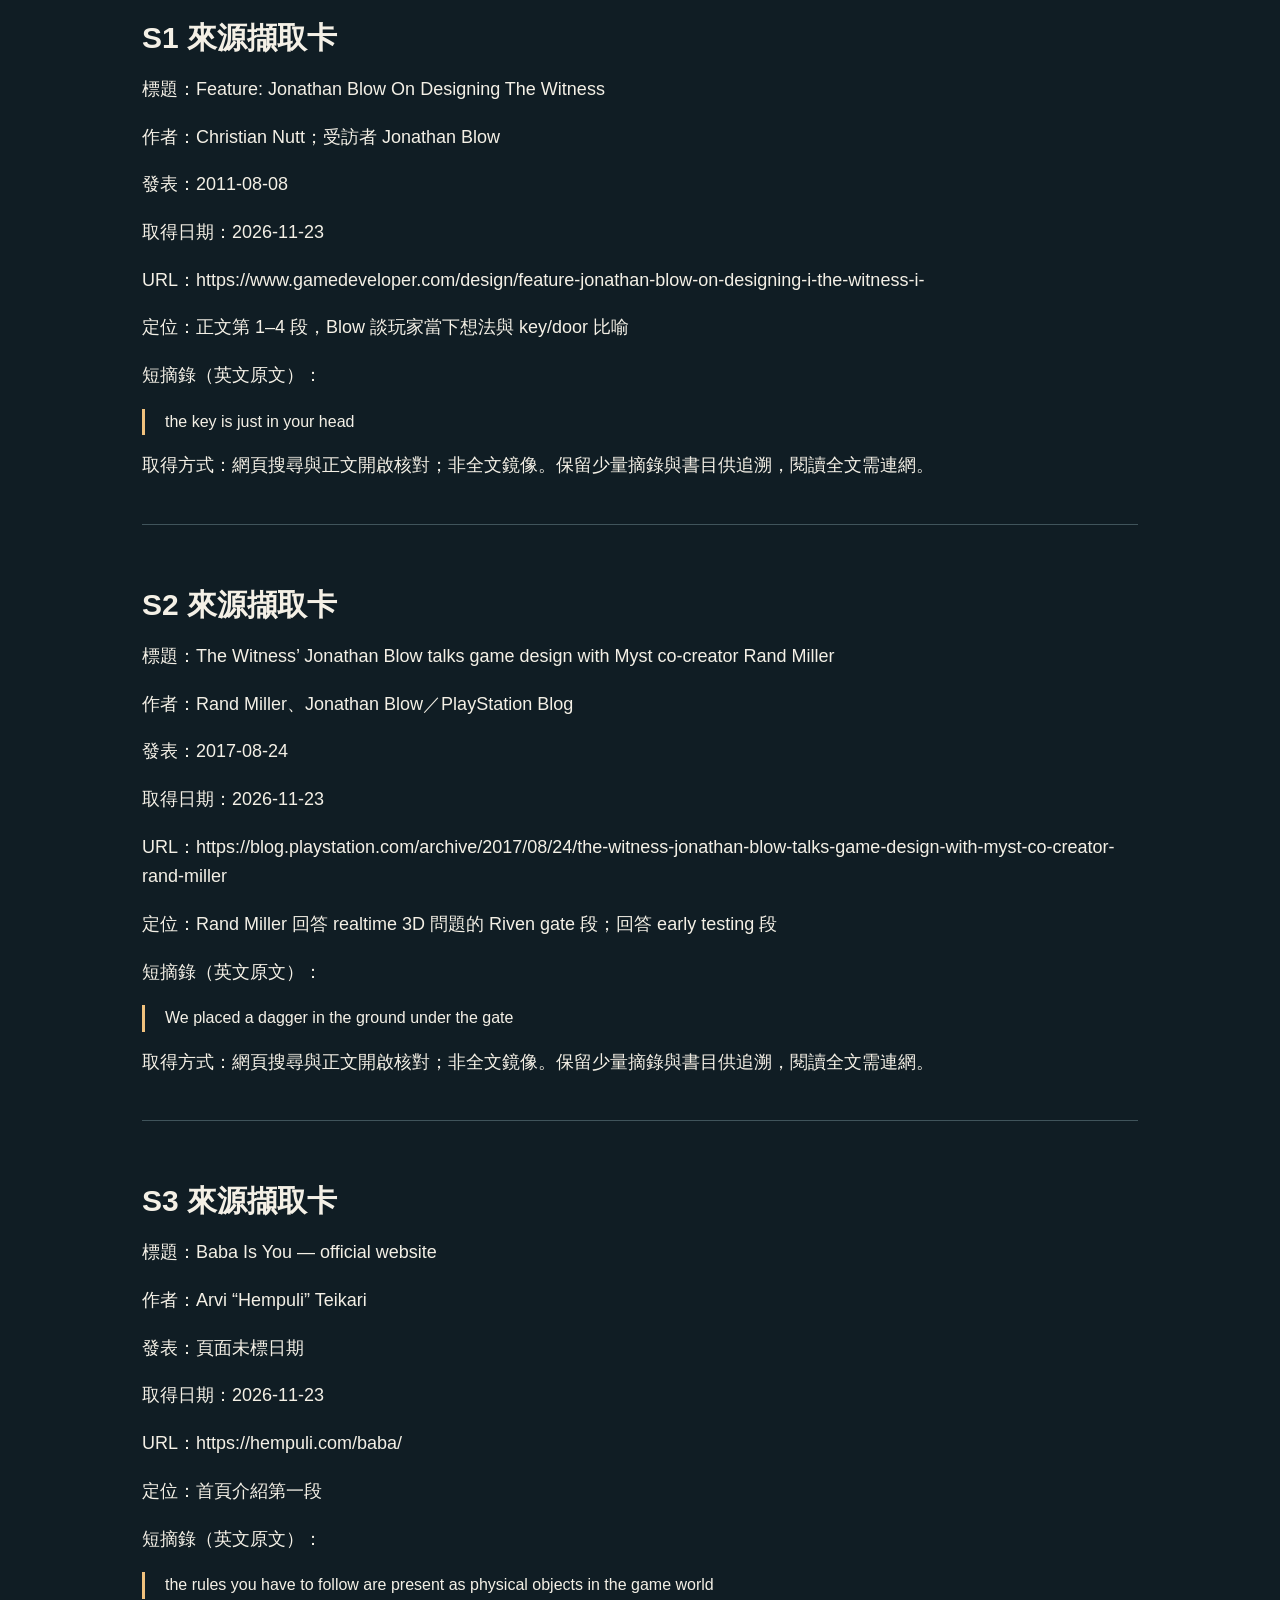
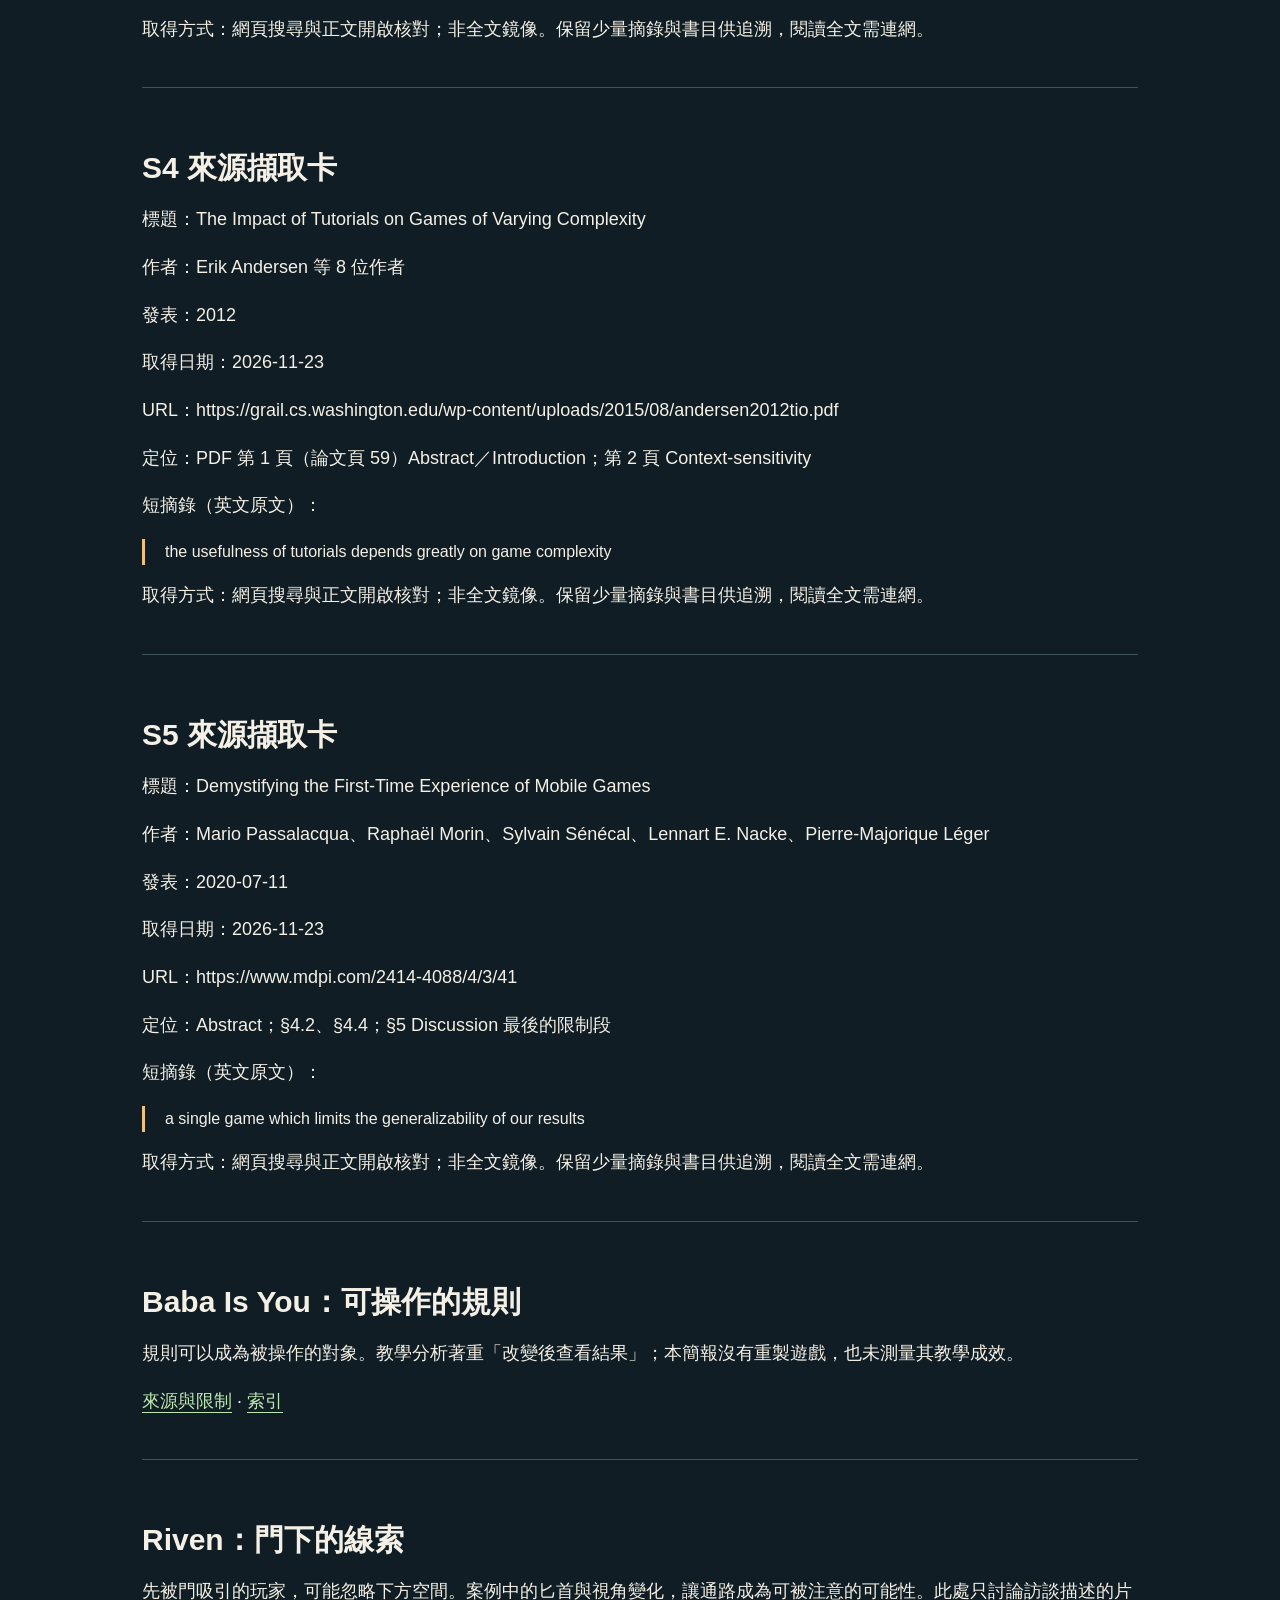
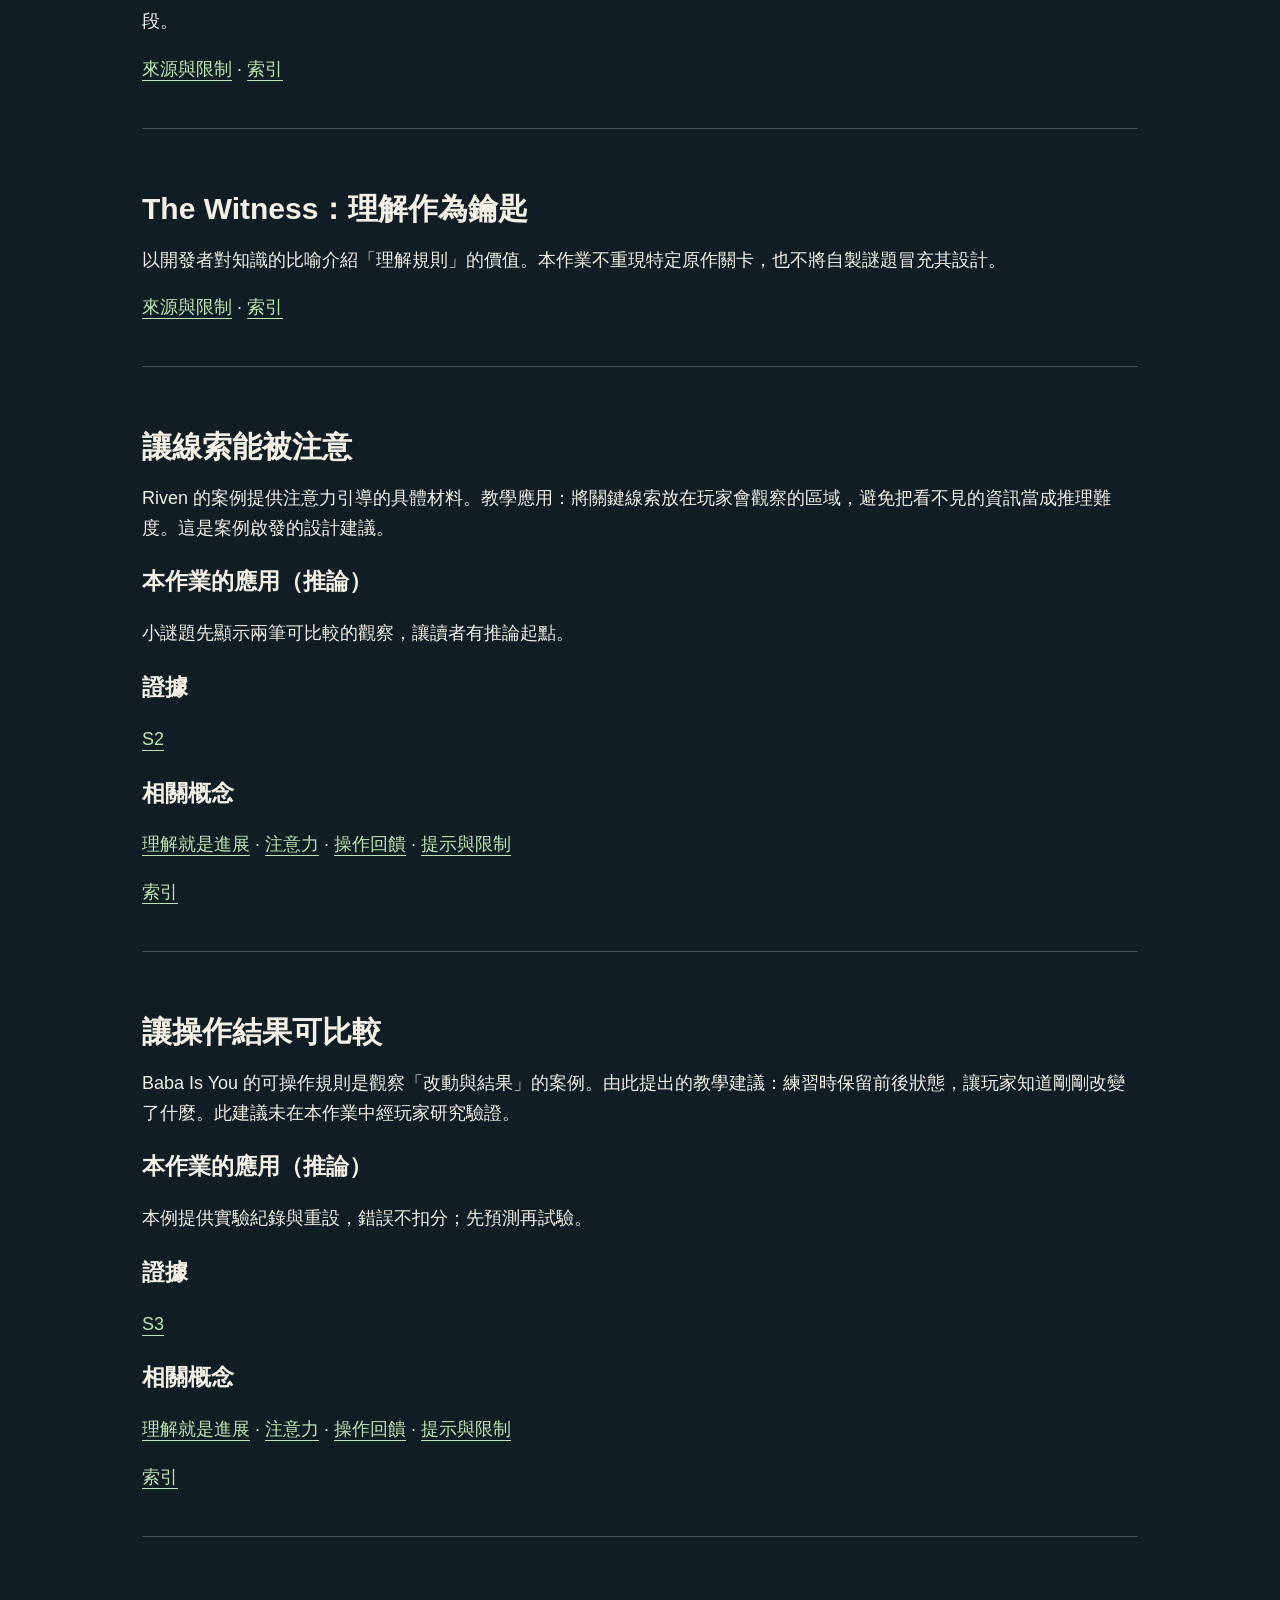
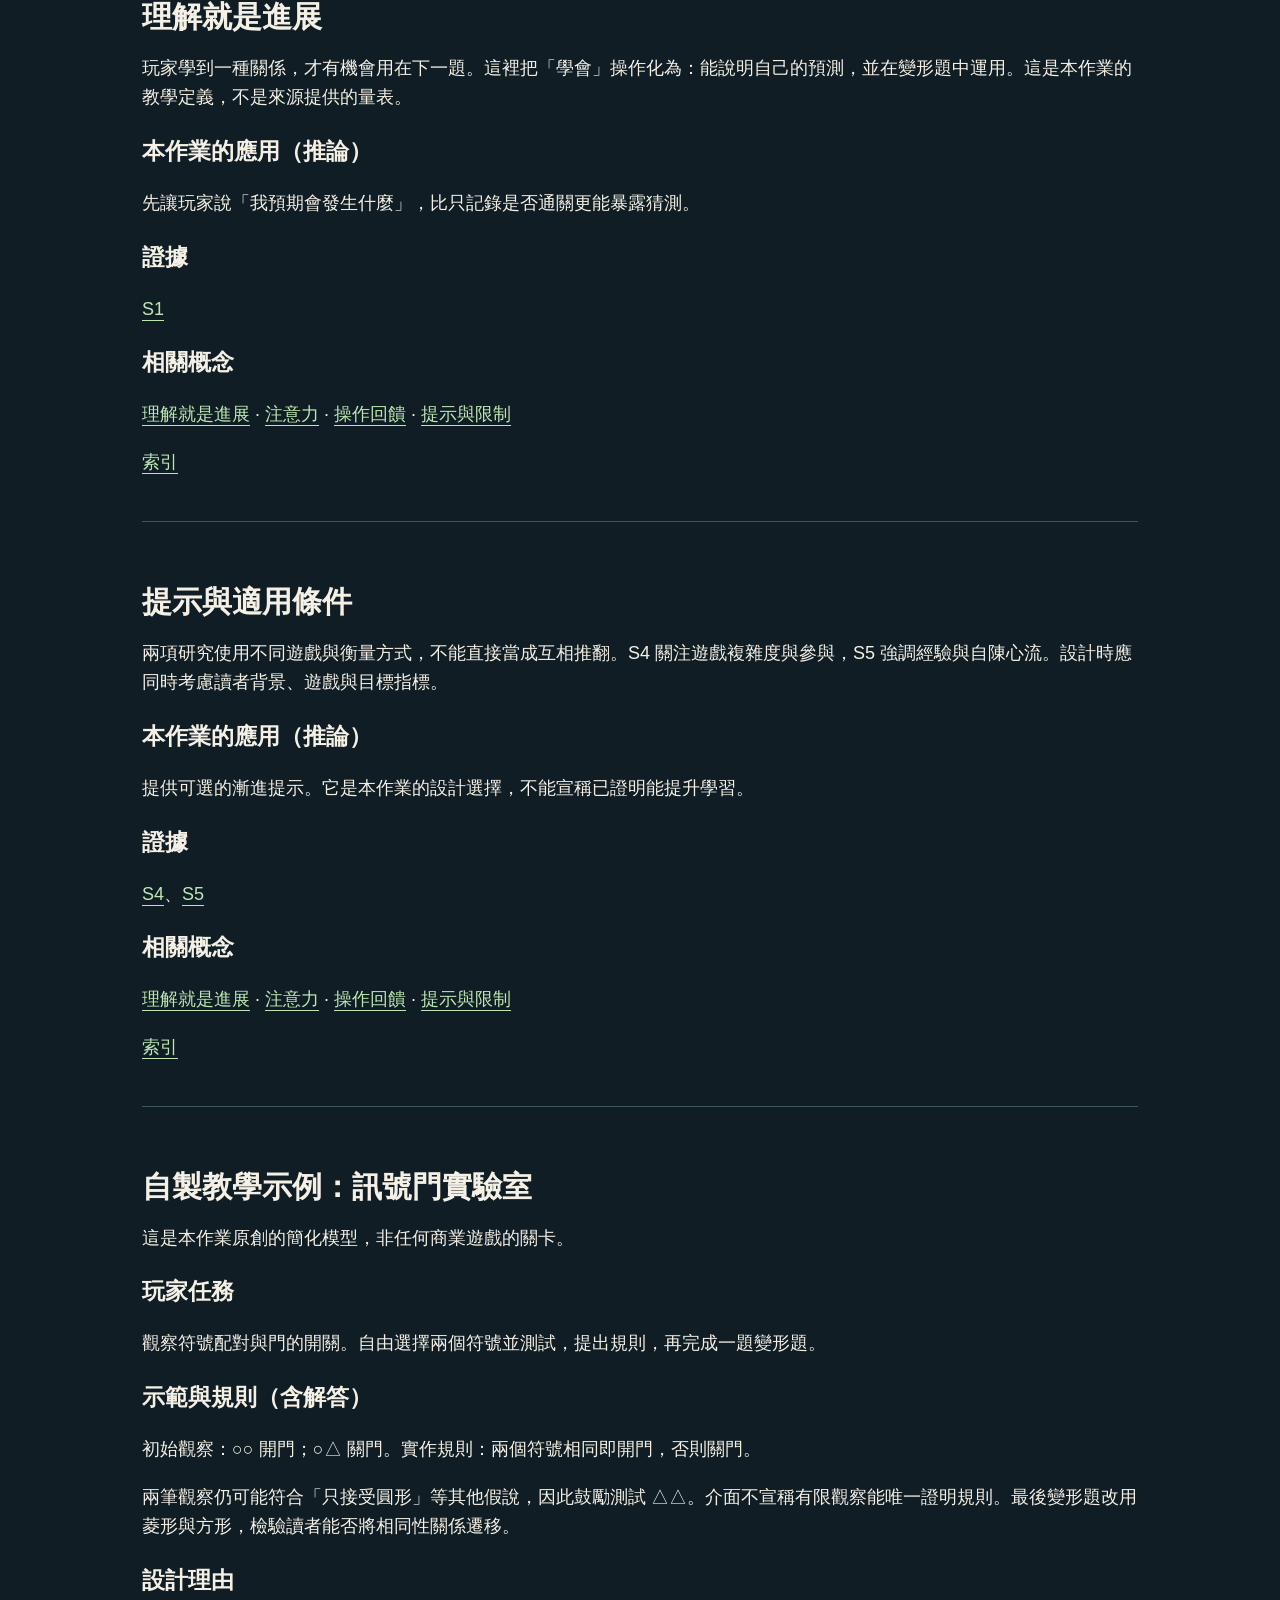
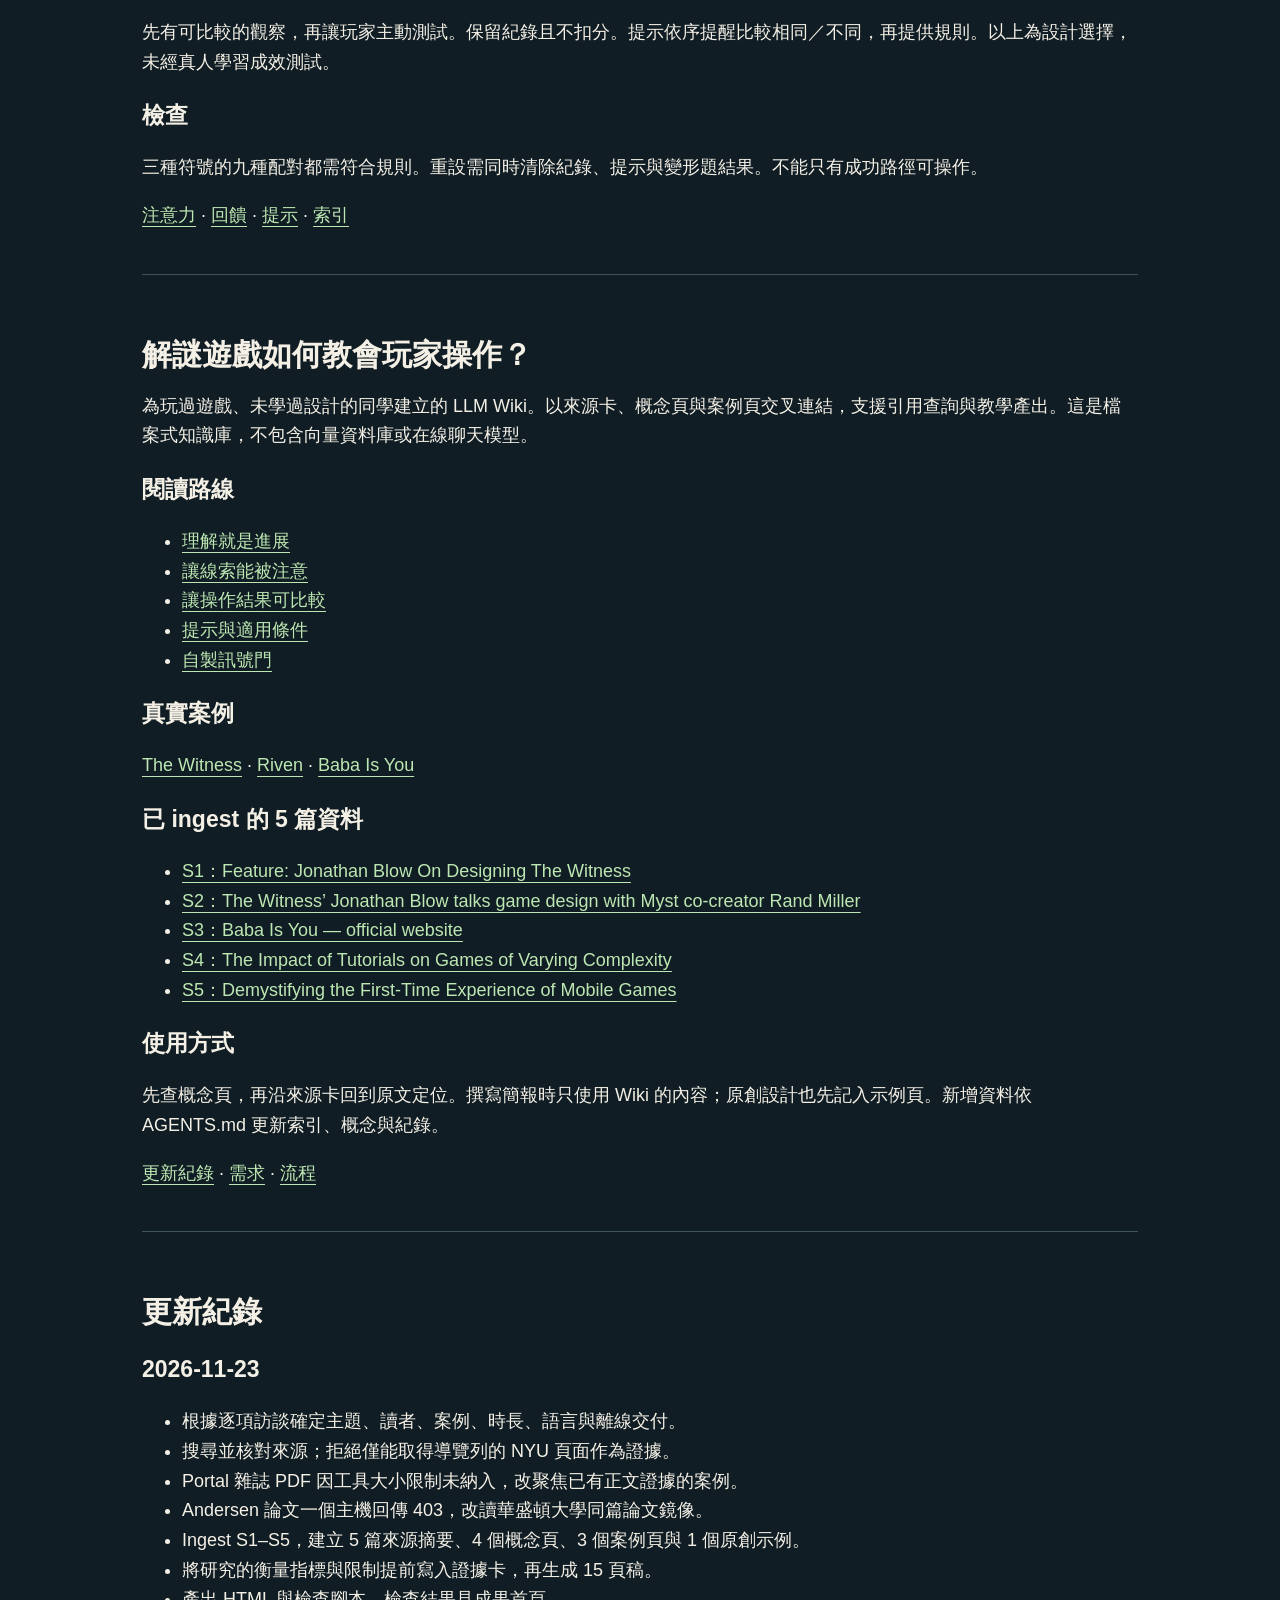
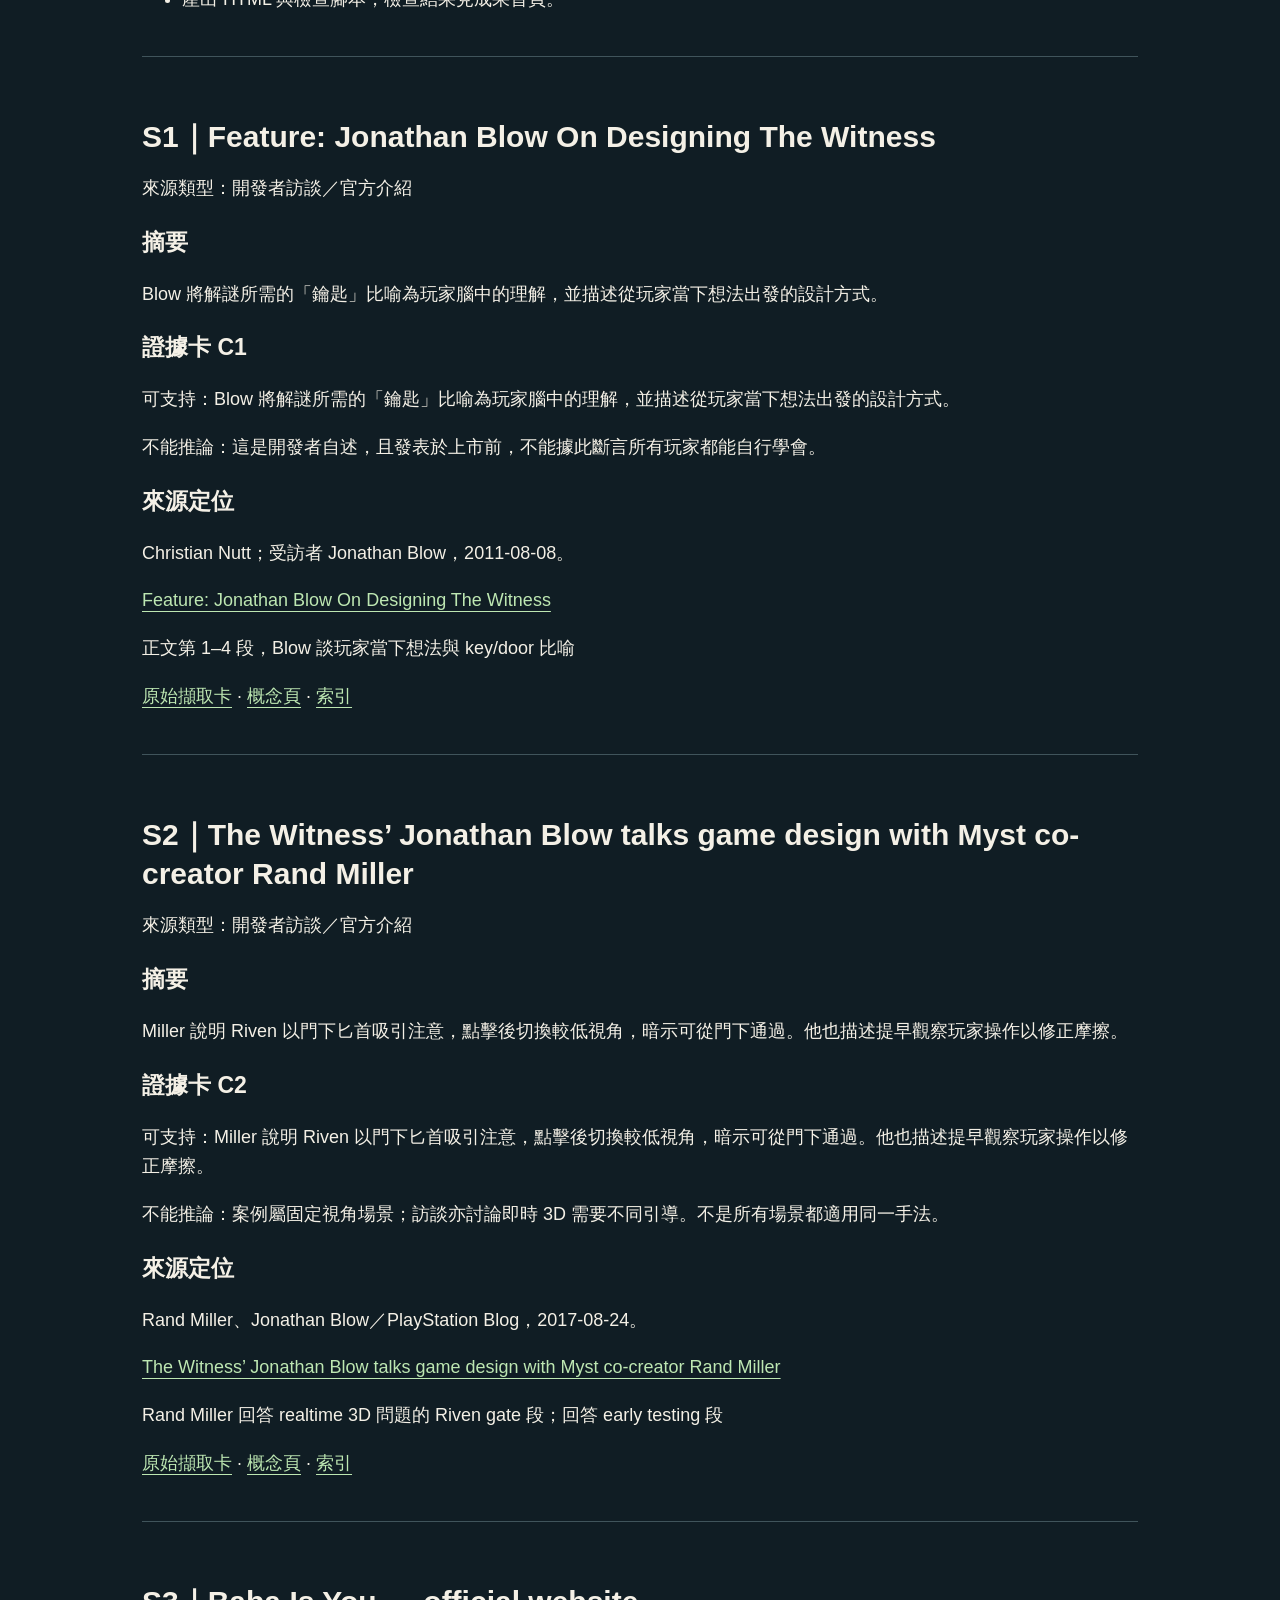
<file: puzzle-wiki/wiki.html>
<!doctype html><html lang="zh-Hant"><head><meta charset="utf-8"><meta name="viewport" content="width=device-width,initial-scale=1"><title>解謎教學 LLM Wiki</title><link rel="stylesheet" href="style.css"></head><body><header><span>解謎教學 / LLM WIKI</span><div><a href="index.html">首頁</a><a href="deck.html">教學簡報</a><a href="report.html">檢查紀錄</a></div></header><main class="paper"><h1>解謎教學 LLM Wiki</h1><p class="lead">5 篇來源，串起概念、案例與教學。</p><label for="search">搜尋 Wiki（關鍵字篩選整篇條目）</label><input id="search" type="search" placeholder="例如：回饋、Riven、S4"><p id="search-count" role="status"></p><div class="menu"><a href="#wiki-index">索引</a><a href="#wiki-concepts-attention">概念</a><a href="#wiki-sources-S1">來源</a><a href="#process-traceability">逐頁對應</a><a href="#process-workflow">流程</a></div><article id="process-report" data-search="report"><h2>執行結果與反思</h2>
<p>執行日期：2026-11-23。此報告依本次工具輸出與檔案整理，沒有模擬真人測試或編造獨立審查。</p>
<h3>已完成成果</h3>
<ul>
<li>5 篇不同來源已 ingest：書目、原文定位、短摘錄、繁中摘要、可支持說法與限制。</li>
<li>Wiki：4 個概念頁、3 個真實案例頁、1 個自製示例，另附索引與更新紀錄。</li>
<li>15 頁離線 HTML 簡報，含一個可試驗與重設的小謎題及一題理解測驗。</li>
<li>逐頁引用表、Graph、執行規則、可重跑程式檢查。</li>
</ul>
<h3>資料取得紀錄</h3>
<table>
<tr><td>編號</td><td>實際結果</td><td>處理</td></tr>
<tr><td>R01</td><td>NYU 的 Jonathan Blow 訪談頁開啟後只有導覽與頁尾，無可用正文</td><td>不納入 5 篇；改用可讀的訪談來源 S1</td></tr>
<tr><td>R02</td><td>Portal 雜誌 PDF 的網頁讀取工具回報檔案過大</td><td>不宣稱讀完；未 ingest，案例改聚焦有證據的遊戲</td></tr>
<tr><td>R03</td><td>嘗試用本機下載該 PDF，網路名稱解析失敗</td><td>停止本機下載，不計入來源</td></tr>
<tr><td>R04</td><td>Andersen 論文一個主機回傳 403</td><td>改讀華盛頓大學同一論文鏡像，確認標題、作者及正文後納入 S4</td></tr>
<tr><td>R05</td><td>S1–S5 的採用段落均可讀，有定位</td><td>寫入 raw/ 與 wiki/sources/</td></tr>
</table>
<p>這些是資料取得的障礙，不是原文有錯。raw/ 保留書目與短摘錄，未收錄完整受著作權保護的原文。</p>
<h3>內容核對紀錄</h3>
<p>由生成本作業的同一個 AI 對照所讀原文進行，並非獨立審查。</p>
<table>
<tr><td>證據</td><td>檢查結果</td><td>文稿處理</td></tr>
<tr><td>C1／S1</td><td>開發者談理解與「鑰匙」的比喻，非學習效果實驗</td><td>第 4 頁保留「開發者觀點」限制</td></tr>
<tr><td>C2／S2</td><td>Riven 門下匕首及視角改變有直接描述</td><td>第 5 頁保留固定視角情境</td></tr>
<tr><td>C3／S3</td><td>官方只描述可操作的規則物件</td><td>第 6 頁把回饋的教學意義標為推論</td></tr>
<tr><td>C4／S4</td><td>三款遊戲與參與指標，不能外推所有遊戲</td><td>第 7 頁未寫成「教學沒有用」</td></tr>
<tr><td>C5／S5</td><td>單款遊戲、心流自陳、持續使用意圖有研究限制</td><td>第 7 頁區分意圖、理解與實際留存</td></tr>
<tr><td>原創示例</td><td>兩筆觀察不能唯一決定規則</td><td>第 9 頁明示可有多種假說，提供進一步試驗</td></tr>
</table>
<h3>結構與互動實測</h3>
<p>第一輪靜態檢查：423 項中 419 項通過，4 項失敗均為 report.html 尚未生成所造成的內部連結。此時是組裝中的成果，並非 4 個不同內容錯誤。補齊報告後重新渲染與檢查，最終結果見 <a href="checks/structural.json">靜態檢查 JSON</a>。保留 <a href="checks/structural-round1.json">第一輪 JSON</a> 供比較。</p>
<p>19 項互動檢查通過，見 <a href="checks/interactions.json">互動檢查 JSON</a>。使用交付的 deck.js，在 Node VM 搭配最小 DOM fixture 執行，驗證：</p>
<ul>
<li>15 頁切換與邊界、鍵盤操作、select 焦點不誤換頁。</li>
<li>三種符號共九種配對，正確區分開門與關門。</li>
<li>試驗紀錄、兩階段提示、變形題的錯誤與正確回饋。</li>
<li>重設清除符號、紀錄、提示與變形題結果。</li>
<li>理解測驗可重試且有正確回饋。</li>
</ul>
<p>此為程式邏輯與模擬 DOM 檢查，不是完整瀏覽器測試，不會測出實際字型、溢出、讀屏或觸控相容性。</p>
<h3>瀏覽器驗證限制（未通過驗收）</h3>
<table>
<tr><td>嘗試</td><td>實際結果</td></tr>
<tr><td>Playwright 預設啟動</td><td>缺少已安裝的 Chromium 測試執行檔</td></tr>
<tr><td>使用本機 Chrome 執行檔</td><td>程序啟動後以 SIGABRT 結束，未載入簡報</td></tr>
<tr><td>內嵌瀏覽器開啟 file URL</td><td>工具的瀏覽器安全政策封鎖本機檔案網址</td></tr>
</table>
<p>未繞過政策改走其他網址或瀏覽器。沒有產生或偽稱有瀏覽器截圖。因此桌機／手機版面與真實瀏覽器相容性仍需使用者確認，不能標為已通過。CSS 已提供窄螢幕重排，但這不等同視覺驗證。</p>
<h3>反思：哪個節點最常出錯？</h3>
<p>本次單次執行中，資料取得節點記錄了 4 次障礙（R01–R04），瀏覽器驗證另有 3 次環境限制。以這份紀錄計，資料取得最常遇到問題；這是本次觀察，樣本不足以當成長期錯誤率。4 個斷連結則同屬報告未生成這一個根因，不重複算成四種錯誤。</p>
<h3>把檢查往前移到哪裡？</h3>
<p>把「正文是否真的可讀、能否定位支持段落」移到 ingest 前。搜尋結果有標題或摘要，不代表能完成來源整理。也在證據卡階段就記錄研究對象、指標與限制，減少逐頁稿將設計觀點誤寫成普遍成效的風險。</p>
<h3>是否修改 workflow？為什麼？</h3>
<p>有。原始順序是取得資料、ingest、文稿時查引用。調整後先設正文與定位關卡，失敗只重試來源取得，再進 Wiki。依結構檢查發現的缺報告連結，也在打包關卡加入「所有導向頁先生成，再檢查內部連結」。這樣可把修正留在附近，不必重新生成整份簡報。</p>
<p>下一次還應把瀏覽器可用性檢查放在製作初期：先確認能否實際預覽再安排視覺驗收，避免直到最後才發現驗證工具不可用。</p>
<h3>仍待真人確認</h3>
<p>解壓縮後開啟 index.html，確認文字不重疊、互動可點擊，並在手機寬度閱讀第 9 頁。請一位同學先說出預測再操作，觀察是否能解釋新符號的題目。這部分尚未執行，不能宣稱教學效果已獲驗證。</p></article><article id="process-requirements" data-search="requirements"><h2>討論與確認紀錄</h2>
<p>2026-11-23，使用者經逐項討論後回覆「確認，開始製作」。</p>
<ul>
<li>主題：不直接給答案：解謎遊戲如何讓玩家自己學會規則？</li>
<li>讀者：玩過遊戲、沒學過遊戲設計的同學。</li>
<li>案例：真實遊戲加自製互動小謎題。</li>
<li>篇幅：約 10 分鐘、12–15 頁。</li>
<li>資料：中英文皆可，成果繁體中文；至少 5 篇。</li>
<li>交付：離線 HTML、完整 Wiki、ZIP。</li>
<li>驗收：來源對應、功能、版面、真實執行紀錄與反思。</li>
</ul>
<p>此紀錄整理自本次對話，非虛構訪談。學校、學號、系級、姓名未提供，繳交標題由使用者填寫。</p></article><article id="process-traceability" data-search="traceability"><h2>簡報與 Wiki 對應</h2>
<table>
<tr><td>頁</td><td>主題</td><td>Wiki／流程依據</td></tr>
<tr><td>1</td><td>不直接給答案</td><td><a href="wiki.html#wiki-index">wiki/index.md</a></td></tr>
<tr><td>2</td><td>你是怎麼學會的？</td><td><a href="wiki.html#wiki-concepts-knowledge">wiki/concepts/knowledge.md</a></td></tr>
<tr><td>3</td><td>玩家腦中的學習迴圈</td><td><a href="wiki.html#wiki-concepts-knowledge">wiki/concepts/knowledge.md</a>、<a href="wiki.html#wiki-concepts-feedback">wiki/concepts/feedback.md</a></td></tr>
<tr><td>4</td><td>The Witness</td><td><a href="wiki.html#wiki-cases-witness">wiki/cases/witness.md</a>、<a href="wiki.html#wiki-sources-S1">wiki/sources/S1.md</a></td></tr>
<tr><td>5</td><td>Riven</td><td><a href="wiki.html#wiki-cases-riven">wiki/cases/riven.md</a>、<a href="wiki.html#wiki-sources-S2">wiki/sources/S2.md</a></td></tr>
<tr><td>6</td><td>Baba Is You</td><td><a href="wiki.html#wiki-cases-baba">wiki/cases/baba.md</a>、<a href="wiki.html#wiki-sources-S3">wiki/sources/S3.md</a></td></tr>
<tr><td>7</td><td>提示並不是失敗</td><td><a href="wiki.html#wiki-concepts-support">wiki/concepts/support.md</a>、<a href="wiki.html#wiki-sources-S4">wiki/sources/S4.md</a>、<a href="wiki.html#wiki-sources-S5">wiki/sources/S5.md</a></td></tr>
<tr><td>8</td><td>現在，換你推理</td><td><a href="wiki.html#wiki-examples-signal-lab">wiki/examples/signal-lab.md</a></td></tr>
<tr><td>9</td><td>訊號門實驗室</td><td><a href="wiki.html#wiki-examples-signal-lab">wiki/examples/signal-lab.md</a></td></tr>
<tr><td>10</td><td>剛才哪些設計在教你？</td><td><a href="wiki.html#wiki-examples-signal-lab">wiki/examples/signal-lab.md</a>、<a href="wiki.html#wiki-concepts-feedback">wiki/concepts/feedback.md</a></td></tr>
<tr><td>11</td><td>難題，還是資訊不足？</td><td><a href="wiki.html#wiki-concepts-attention">wiki/concepts/attention.md</a>、<a href="wiki.html#wiki-concepts-feedback">wiki/concepts/feedback.md</a>、<a href="wiki.html#wiki-examples-signal-lab">wiki/examples/signal-lab.md</a></td></tr>
<tr><td>12</td><td>小測驗：你會先改什麼？</td><td><a href="wiki.html#wiki-concepts-feedback">wiki/concepts/feedback.md</a>、<a href="wiki.html#wiki-examples-signal-lab">wiki/examples/signal-lab.md</a></td></tr>
<tr><td>13</td><td>從來源到這份簡報</td><td><a href="wiki.html#process-workflow">process/workflow.md</a>、<a href="wiki.html#wiki-index">wiki/index.md</a></td></tr>
<tr><td>14</td><td>你可以如何驗證教學？</td><td><a href="wiki.html#wiki-concepts-knowledge">wiki/concepts/knowledge.md</a>、<a href="wiki.html#wiki-sources-S2">wiki/sources/S2.md</a>、<a href="wiki.html#process-workflow">process/workflow.md</a></td></tr>
<tr><td>15</td><td>讓玩家有理由繼續推理</td><td><a href="wiki.html#wiki-index">wiki/index.md</a>、<a href="wiki.html#wiki-concepts-support">wiki/concepts/support.md</a></td></tr>
</table></article><article id="process-workflow" data-search="workflow"><h2>Graph 與局部 Loop</h2>
<p>本次是由 AI 依明確關卡執行的檔案式 workflow prototype，不是已部署的自動排程服務。</p>
<pre>flowchart TD
 A[需求討論與確認] --&gt; B[取得來源]
 B --&gt; C{正文可讀且可定位?}
 C -- 否 --&gt; B
 C -- 是 --&gt; D[Ingest 來源卡與 Wiki]
 D --&gt; E{至少5篇且涵蓋教學問題?}
 E -- 否 --&gt; B
 E -- 是 --&gt; F[查詢Wiki與逐頁稿]
 F --&gt; G{忠實度與引用檢查}
 G -- 來源卡錯 --&gt; D
 G -- 文稿錯 --&gt; F
 G -- 通過 --&gt; H[渲染HTML]
 H --&gt; I{功能與版面檢查}
 I -- 程式或樣式錯 --&gt; H
 I -- 內容太多 --&gt; F
 I -- 通過 --&gt; J[報告與打包]</pre>
<table>
<tr><td>節點</td><td>輸入</td><td>輸出</td><td>檢查與退回</td></tr>
<tr><td>取得來源</td><td>教學問題</td><td>raw/manifest.json、來源卡</td><td>不以搜尋標題代替正文；失敗換同文鏡像或來源</td></tr>
<tr><td>Ingest</td><td>原文定位</td><td>wiki/sources、concepts、cases</td><td>區分事實、推論、原創；有缺漏回來源</td></tr>
<tr><td>查詢與文稿</td><td>Wiki</td><td>process/slides.json、對應表</td><td>每頁引用存在，研究保留限制；不通過只改對應頁</td></tr>
<tr><td>渲染</td><td>逐頁稿</td><td>deck.html</td><td>不增加來源外的事實</td></tr>
<tr><td>驗證</td><td>成品與來源</td><td>checks/、執行報告</td><td>測九種配對、重設、換頁、內部連結與版面</td></tr>
<tr><td>打包</td><td>通過的檔案</td><td>ZIP</td><td>排除暫存與未公開全文</td></tr>
</table>
<h3>Loop 規格</h3>
<p>觸發：需求確認，或一個節點收到檢查失敗。</p>
<p>目標：可離線使用且有來源對應的 15 頁教學簡報。</p>
<p>限制：不捏造來源或玩家測試；最多修 3 輪；沒有證據不硬補。</p>
<p>完成：來源、文稿與功能驗收通過，或將未解決項明確標出。</p>
<p>停止：資料不足且無替代、三輪仍未通過，交代阻塞而不宣稱完成。</p>
<h3>檢查前移</h3>
<p>初始構想是取得資料後直接 ingest，再於文稿時查引用。實際遇到空正文與 PDF 讀取錯誤後，在 ingest 前增加「正文可讀＋原文定位」關卡。研究摘要也先記錄指標與限制，防止到排版後才發現過度推論。</p>
<h3>審查界線</h3>
<p>本次內容審查由同一個 AI 對照原文進行，沒有另外開啟獨立審查對話。自動測試只能驗證結構與功能，不能證明教學效果。交件前使用者仍應試玩與閱讀來源。</p></article><article id="raw-S1" data-search="S1"><h2>S1 來源擷取卡</h2>
<p>標題：Feature: Jonathan Blow On Designing The Witness</p>
<p>作者：Christian Nutt；受訪者 Jonathan Blow</p>
<p>發表：2011-08-08</p>
<p>取得日期：2026-11-23</p>
<p>URL：https://www.gamedeveloper.com/design/feature-jonathan-blow-on-designing-i-the-witness-i-</p>
<p>定位：正文第 1–4 段，Blow 談玩家當下想法與 key/door 比喻</p>
<p>短摘錄（英文原文）：</p>
<blockquote>the key is just in your head</blockquote>
<p>取得方式：網頁搜尋與正文開啟核對；非全文鏡像。保留少量摘錄與書目供追溯，閱讀全文需連網。</p></article><article id="raw-S2" data-search="S2"><h2>S2 來源擷取卡</h2>
<p>標題：The Witness’ Jonathan Blow talks game design with Myst co-creator Rand Miller</p>
<p>作者：Rand Miller、Jonathan Blow／PlayStation Blog</p>
<p>發表：2017-08-24</p>
<p>取得日期：2026-11-23</p>
<p>URL：https://blog.playstation.com/archive/2017/08/24/the-witness-jonathan-blow-talks-game-design-with-myst-co-creator-rand-miller</p>
<p>定位：Rand Miller 回答 realtime 3D 問題的 Riven gate 段；回答 early testing 段</p>
<p>短摘錄（英文原文）：</p>
<blockquote>We placed a dagger in the ground under the gate</blockquote>
<p>取得方式：網頁搜尋與正文開啟核對；非全文鏡像。保留少量摘錄與書目供追溯，閱讀全文需連網。</p></article><article id="raw-S3" data-search="S3"><h2>S3 來源擷取卡</h2>
<p>標題：Baba Is You — official website</p>
<p>作者：Arvi “Hempuli” Teikari</p>
<p>發表：頁面未標日期</p>
<p>取得日期：2026-11-23</p>
<p>URL：https://hempuli.com/baba/</p>
<p>定位：首頁介紹第一段</p>
<p>短摘錄（英文原文）：</p>
<blockquote>the rules you have to follow are present as physical objects in the game world</blockquote>
<p>取得方式：網頁搜尋與正文開啟核對；非全文鏡像。保留少量摘錄與書目供追溯，閱讀全文需連網。</p></article><article id="raw-S4" data-search="S4"><h2>S4 來源擷取卡</h2>
<p>標題：The Impact of Tutorials on Games of Varying Complexity</p>
<p>作者：Erik Andersen 等 8 位作者</p>
<p>發表：2012</p>
<p>取得日期：2026-11-23</p>
<p>URL：https://grail.cs.washington.edu/wp-content/uploads/2015/08/andersen2012tio.pdf</p>
<p>定位：PDF 第 1 頁（論文頁 59）Abstract／Introduction；第 2 頁 Context-sensitivity</p>
<p>短摘錄（英文原文）：</p>
<blockquote>the usefulness of tutorials depends greatly on game complexity</blockquote>
<p>取得方式：網頁搜尋與正文開啟核對；非全文鏡像。保留少量摘錄與書目供追溯，閱讀全文需連網。</p></article><article id="raw-S5" data-search="S5"><h2>S5 來源擷取卡</h2>
<p>標題：Demystifying the First-Time Experience of Mobile Games</p>
<p>作者：Mario Passalacqua、Raphaël Morin、Sylvain Sénécal、Lennart E. Nacke、Pierre-Majorique Léger</p>
<p>發表：2020-07-11</p>
<p>取得日期：2026-11-23</p>
<p>URL：https://www.mdpi.com/2414-4088/4/3/41</p>
<p>定位：Abstract；§4.2、§4.4；§5 Discussion 最後的限制段</p>
<p>短摘錄（英文原文）：</p>
<blockquote>a single game which limits the generalizability of our results</blockquote>
<p>取得方式：網頁搜尋與正文開啟核對；非全文鏡像。保留少量摘錄與書目供追溯，閱讀全文需連網。</p></article><article id="wiki-cases-baba" data-search="baba"><h2>Baba Is You：可操作的規則</h2>
<p>規則可以成為被操作的對象。教學分析著重「改變後查看結果」；本簡報沒有重製遊戲，也未測量其教學成效。</p>
<p><a href="wiki.html#wiki-sources-S3">來源與限制</a> · <a href="wiki.html#wiki-index">索引</a></p></article><article id="wiki-cases-riven" data-search="riven"><h2>Riven：門下的線索</h2>
<p>先被門吸引的玩家，可能忽略下方空間。案例中的匕首與視角變化，讓通路成為可被注意的可能性。此處只討論訪談描述的片段。</p>
<p><a href="wiki.html#wiki-sources-S2">來源與限制</a> · <a href="wiki.html#wiki-index">索引</a></p></article><article id="wiki-cases-witness" data-search="witness"><h2>The Witness：理解作為鑰匙</h2>
<p>以開發者對知識的比喻介紹「理解規則」的價值。本作業不重現特定原作關卡，也不將自製謎題冒充其設計。</p>
<p><a href="wiki.html#wiki-sources-S1">來源與限制</a> · <a href="wiki.html#wiki-index">索引</a></p></article><article id="wiki-concepts-attention" data-search="attention"><h2>讓線索能被注意</h2>
<p>Riven 的案例提供注意力引導的具體材料。教學應用：將關鍵線索放在玩家會觀察的區域，避免把看不見的資訊當成推理難度。這是案例啟發的設計建議。</p>
<h3>本作業的應用（推論）</h3>
<p>小謎題先顯示兩筆可比較的觀察，讓讀者有推論起點。</p>
<h3>證據</h3>
<p><a href="wiki.html#wiki-sources-S2">S2</a></p>
<h3>相關概念</h3>
<p><a href="wiki.html#wiki-concepts-knowledge">理解就是進展</a> · <a href="wiki.html#wiki-concepts-attention">注意力</a> · <a href="wiki.html#wiki-concepts-feedback">操作回饋</a> · <a href="wiki.html#wiki-concepts-support">提示與限制</a></p>
<p><a href="wiki.html#wiki-index">索引</a></p></article><article id="wiki-concepts-feedback" data-search="feedback"><h2>讓操作結果可比較</h2>
<p>Baba Is You 的可操作規則是觀察「改動與結果」的案例。由此提出的教學建議：練習時保留前後狀態，讓玩家知道剛剛改變了什麼。此建議未在本作業中經玩家研究驗證。</p>
<h3>本作業的應用（推論）</h3>
<p>本例提供實驗紀錄與重設，錯誤不扣分；先預測再試驗。</p>
<h3>證據</h3>
<p><a href="wiki.html#wiki-sources-S3">S3</a></p>
<h3>相關概念</h3>
<p><a href="wiki.html#wiki-concepts-knowledge">理解就是進展</a> · <a href="wiki.html#wiki-concepts-attention">注意力</a> · <a href="wiki.html#wiki-concepts-feedback">操作回饋</a> · <a href="wiki.html#wiki-concepts-support">提示與限制</a></p>
<p><a href="wiki.html#wiki-index">索引</a></p></article><article id="wiki-concepts-knowledge" data-search="knowledge"><h2>理解就是進展</h2>
<p>玩家學到一種關係，才有機會用在下一題。這裡把「學會」操作化為：能說明自己的預測，並在變形題中運用。這是本作業的教學定義，不是來源提供的量表。</p>
<h3>本作業的應用（推論）</h3>
<p>先讓玩家說「我預期會發生什麼」，比只記錄是否通關更能暴露猜測。</p>
<h3>證據</h3>
<p><a href="wiki.html#wiki-sources-S1">S1</a></p>
<h3>相關概念</h3>
<p><a href="wiki.html#wiki-concepts-knowledge">理解就是進展</a> · <a href="wiki.html#wiki-concepts-attention">注意力</a> · <a href="wiki.html#wiki-concepts-feedback">操作回饋</a> · <a href="wiki.html#wiki-concepts-support">提示與限制</a></p>
<p><a href="wiki.html#wiki-index">索引</a></p></article><article id="wiki-concepts-support" data-search="support"><h2>提示與適用條件</h2>
<p>兩項研究使用不同遊戲與衡量方式，不能直接當成互相推翻。S4 關注遊戲複雜度與參與，S5 強調經驗與自陳心流。設計時應同時考慮讀者背景、遊戲與目標指標。</p>
<h3>本作業的應用（推論）</h3>
<p>提供可選的漸進提示。它是本作業的設計選擇，不能宣稱已證明能提升學習。</p>
<h3>證據</h3>
<p><a href="wiki.html#wiki-sources-S4">S4</a>、<a href="wiki.html#wiki-sources-S5">S5</a></p>
<h3>相關概念</h3>
<p><a href="wiki.html#wiki-concepts-knowledge">理解就是進展</a> · <a href="wiki.html#wiki-concepts-attention">注意力</a> · <a href="wiki.html#wiki-concepts-feedback">操作回饋</a> · <a href="wiki.html#wiki-concepts-support">提示與限制</a></p>
<p><a href="wiki.html#wiki-index">索引</a></p></article><article id="wiki-examples-signal-lab" data-search="signal-lab"><h2>自製教學示例：訊號門實驗室</h2>
<p>這是本作業原創的簡化模型，非任何商業遊戲的關卡。</p>
<h3>玩家任務</h3>
<p>觀察符號配對與門的開關。自由選擇兩個符號並測試，提出規則，再完成一題變形題。</p>
<h3>示範與規則（含解答）</h3>
<p>初始觀察：○○ 開門；○△ 關門。實作規則：兩個符號相同即開門，否則關門。</p>
<p>兩筆觀察仍可能符合「只接受圓形」等其他假說，因此鼓勵測試 △△。介面不宣稱有限觀察能唯一證明規則。最後變形題改用菱形與方形，檢驗讀者能否將相同性關係遷移。</p>
<h3>設計理由</h3>
<p>先有可比較的觀察，再讓玩家主動測試。保留紀錄且不扣分。提示依序提醒比較相同／不同，再提供規則。以上為設計選擇，未經真人學習成效測試。</p>
<h3>檢查</h3>
<p>三種符號的九種配對都需符合規則。重設需同時清除紀錄、提示與變形題結果。不能只有成功路徑可操作。</p>
<p><a href="wiki.html#wiki-concepts-attention">注意力</a> · <a href="wiki.html#wiki-concepts-feedback">回饋</a> · <a href="wiki.html#wiki-concepts-support">提示</a> · <a href="wiki.html#wiki-index">索引</a></p></article><article id="wiki-index" data-search="index"><h2>解謎遊戲如何教會玩家操作？</h2>
<p>為玩過遊戲、未學過設計的同學建立的 LLM Wiki。以來源卡、概念頁與案例頁交叉連結，支援引用查詢與教學產出。這是檔案式知識庫，不包含向量資料庫或在線聊天模型。</p>
<h3>閱讀路線</h3>
<ul>
<li><a href="wiki.html#wiki-concepts-knowledge">理解就是進展</a></li>
<li><a href="wiki.html#wiki-concepts-attention">讓線索能被注意</a></li>
<li><a href="wiki.html#wiki-concepts-feedback">讓操作結果可比較</a></li>
<li><a href="wiki.html#wiki-concepts-support">提示與適用條件</a></li>
<li><a href="wiki.html#wiki-examples-signal-lab">自製訊號門</a></li>
</ul>
<h3>真實案例</h3>
<p><a href="wiki.html#wiki-cases-witness">The Witness</a> · <a href="wiki.html#wiki-cases-riven">Riven</a> · <a href="wiki.html#wiki-cases-baba">Baba Is You</a></p>
<h3>已 ingest 的 5 篇資料</h3>
<ul>
<li><a href="wiki.html#wiki-sources-S1">S1：Feature: Jonathan Blow On Designing The Witness</a></li>
<li><a href="wiki.html#wiki-sources-S2">S2：The Witness’ Jonathan Blow talks game design with Myst co-creator Rand Miller</a></li>
<li><a href="wiki.html#wiki-sources-S3">S3：Baba Is You — official website</a></li>
<li><a href="wiki.html#wiki-sources-S4">S4：The Impact of Tutorials on Games of Varying Complexity</a></li>
<li><a href="wiki.html#wiki-sources-S5">S5：Demystifying the First-Time Experience of Mobile Games</a></li>
</ul>
<h3>使用方式</h3>
<p>先查概念頁，再沿來源卡回到原文定位。撰寫簡報時只使用 Wiki 的內容；原創設計也先記入示例頁。新增資料依 AGENTS.md 更新索引、概念與紀錄。</p>
<p><a href="wiki.html#wiki-log">更新紀錄</a> · <a href="wiki.html#process-requirements">需求</a> · <a href="wiki.html#process-workflow">流程</a></p></article><article id="wiki-log" data-search="log"><h2>更新紀錄</h2>
<h3>2026-11-23</h3>
<ul>
<li>根據逐項訪談確定主題、讀者、案例、時長、語言與離線交付。</li>
<li>搜尋並核對來源；拒絕僅能取得導覽列的 NYU 頁面作為證據。</li>
<li>Portal 雜誌 PDF 因工具大小限制未納入，改聚焦已有正文證據的案例。</li>
<li>Andersen 論文一個主機回傳 403，改讀華盛頓大學同篇論文鏡像。</li>
<li>Ingest S1–S5，建立 5 篇來源摘要、4 個概念頁、3 個案例頁與 1 個原創示例。</li>
<li>將研究的衡量指標與限制提前寫入證據卡，再生成 15 頁稿。</li>
<li>產出 HTML 與檢查腳本，檢查結果見成果首頁。</li>
</ul></article><article id="wiki-sources-S1" data-search="S1"><h2>S1｜Feature: Jonathan Blow On Designing The Witness</h2>
<p>來源類型：開發者訪談／官方介紹</p>
<h3>摘要</h3>
<p>Blow 將解謎所需的「鑰匙」比喻為玩家腦中的理解，並描述從玩家當下想法出發的設計方式。</p>
<h3>證據卡 C1</h3>
<p>可支持：Blow 將解謎所需的「鑰匙」比喻為玩家腦中的理解，並描述從玩家當下想法出發的設計方式。</p>
<p>不能推論：這是開發者自述，且發表於上市前，不能據此斷言所有玩家都能自行學會。</p>
<h3>來源定位</h3>
<p>Christian Nutt；受訪者 Jonathan Blow，2011-08-08。</p>
<p><a href="https://www.gamedeveloper.com/design/feature-jonathan-blow-on-designing-i-the-witness-i-">Feature: Jonathan Blow On Designing The Witness</a></p>
<p>正文第 1–4 段，Blow 談玩家當下想法與 key/door 比喻</p>
<p><a href="wiki.html#raw-S1">原始擷取卡</a> · <a href="wiki.html#wiki-concepts-knowledge">概念頁</a> · <a href="wiki.html#wiki-index">索引</a></p></article><article id="wiki-sources-S2" data-search="S2"><h2>S2｜The Witness’ Jonathan Blow talks game design with Myst co-creator Rand Miller</h2>
<p>來源類型：開發者訪談／官方介紹</p>
<h3>摘要</h3>
<p>Miller 說明 Riven 以門下匕首吸引注意，點擊後切換較低視角，暗示可從門下通過。他也描述提早觀察玩家操作以修正摩擦。</p>
<h3>證據卡 C2</h3>
<p>可支持：Miller 說明 Riven 以門下匕首吸引注意，點擊後切換較低視角，暗示可從門下通過。他也描述提早觀察玩家操作以修正摩擦。</p>
<p>不能推論：案例屬固定視角場景；訪談亦討論即時 3D 需要不同引導。不是所有場景都適用同一手法。</p>
<h3>來源定位</h3>
<p>Rand Miller、Jonathan Blow／PlayStation Blog，2017-08-24。</p>
<p><a href="https://blog.playstation.com/archive/2017/08/24/the-witness-jonathan-blow-talks-game-design-with-myst-co-creator-rand-miller">The Witness’ Jonathan Blow talks game design with Myst co-creator Rand Miller</a></p>
<p>Rand Miller 回答 realtime 3D 問題的 Riven gate 段；回答 early testing 段</p>
<p><a href="wiki.html#raw-S2">原始擷取卡</a> · <a href="wiki.html#wiki-concepts-attention">概念頁</a> · <a href="wiki.html#wiki-index">索引</a></p></article><article id="wiki-sources-S3" data-search="S3"><h2>S3｜Baba Is You — official website</h2>
<p>來源類型：開發者訪談／官方介紹</p>
<h3>摘要</h3>
<p>官方介紹指出，規則以遊戲世界中的物件存在；操弄規則會改變遊戲如何運作。</p>
<h3>證據卡 C3</h3>
<p>可支持：官方介紹指出，規則以遊戲世界中的物件存在；操弄規則會改變遊戲如何運作。</p>
<p>不能推論：此頁只支持機制描述，沒有測量學習效果，也沒有證明所有玩家都能無提示通關。</p>
<h3>來源定位</h3>
<p>Arvi “Hempuli” Teikari，頁面未標日期。</p>
<p><a href="https://hempuli.com/baba/">Baba Is You — official website</a></p>
<p>首頁介紹第一段</p>
<p><a href="wiki.html#raw-S3">原始擷取卡</a> · <a href="wiki.html#wiki-concepts-feedback">概念頁</a> · <a href="wiki.html#wiki-index">索引</a></p></article><article id="wiki-sources-S4" data-search="S4"><h2>S4｜The Impact of Tutorials on Games of Varying Complexity</h2>
<p>來源類型：研究論文</p>
<h3>摘要</h3>
<p>研究比較三款遊戲的教學設計。教學對參與表現的影響因遊戲而異，不能把兩款較簡單遊戲的結果推廣成「教學沒有用」。</p>
<h3>證據卡 C4</h3>
<p>可支持：研究比較三款遊戲的教學設計。教學對參與表現的影響因遊戲而異，不能把兩款較簡單遊戲的結果推廣成「教學沒有用」。</p>
<p>不能推論：遊玩時間與進度等參與指標不等於直接測量理解。研究遊戲與我們的自製謎題不同。</p>
<h3>來源定位</h3>
<p>Erik Andersen 等 8 位作者，2012。</p>
<p><a href="https://grail.cs.washington.edu/wp-content/uploads/2015/08/andersen2012tio.pdf">The Impact of Tutorials on Games of Varying Complexity</a></p>
<p>PDF 第 1 頁（論文頁 59）Abstract／Introduction；第 2 頁 Context-sensitivity</p>
<p><a href="wiki.html#raw-S4">原始擷取卡</a> · <a href="wiki.html#wiki-concepts-support">概念頁</a> · <a href="wiki.html#wiki-index">索引</a></p></article><article id="wiki-sources-S5" data-search="S5"><h2>S5｜Demystifying the First-Time Experience of Mobile Games</h2>
<p>來源類型：研究論文</p>
<h3>摘要</h3>
<p>40 人的單款手機遊戲實驗發現，教學有助非專家玩家的自陳心流感受。研究另分析持續使用意圖，不能將其直接當成實際留存。</p>
<h3>證據卡 C5</h3>
<p>可支持：40 人的單款手機遊戲實驗發現，教學有助非專家玩家的自陳心流感受。研究另分析持續使用意圖，不能將其直接當成實際留存。</p>
<p>不能推論：單一遊戲與自陳測量限制推廣。這不是針對所有解謎遊戲的證明。</p>
<h3>來源定位</h3>
<p>Mario Passalacqua、Raphaël Morin、Sylvain Sénécal、Lennart E. Nacke、Pierre-Majorique Léger，2020-07-11。</p>
<p><a href="https://www.mdpi.com/2414-4088/4/3/41">Demystifying the First-Time Experience of Mobile Games</a></p>
<p>Abstract；§4.2、§4.4；§5 Discussion 最後的限制段</p>
<p><a href="wiki.html#raw-S5">原始擷取卡</a> · <a href="wiki.html#wiki-concepts-support">概念頁</a> · <a href="wiki.html#wiki-index">索引</a></p></article></main><script>const a=[...document.querySelectorAll('article')],s=document.querySelector('#search');s.oninput=()=>{let n=0;for(const x of a){const yes=x.textContent.toLowerCase().includes(s.value.toLowerCase());x.hidden=!yes;if(yes)n++}document.querySelector('#search-count').textContent=`顯示 ${n} 篇條目`};window.addEventListener('hashchange',()=>{if(s.value){s.value='';s.oninput()}document.getElementById(decodeURIComponent(location.hash.slice(1)))?.scrollIntoView()});</script></body></html>
</file>
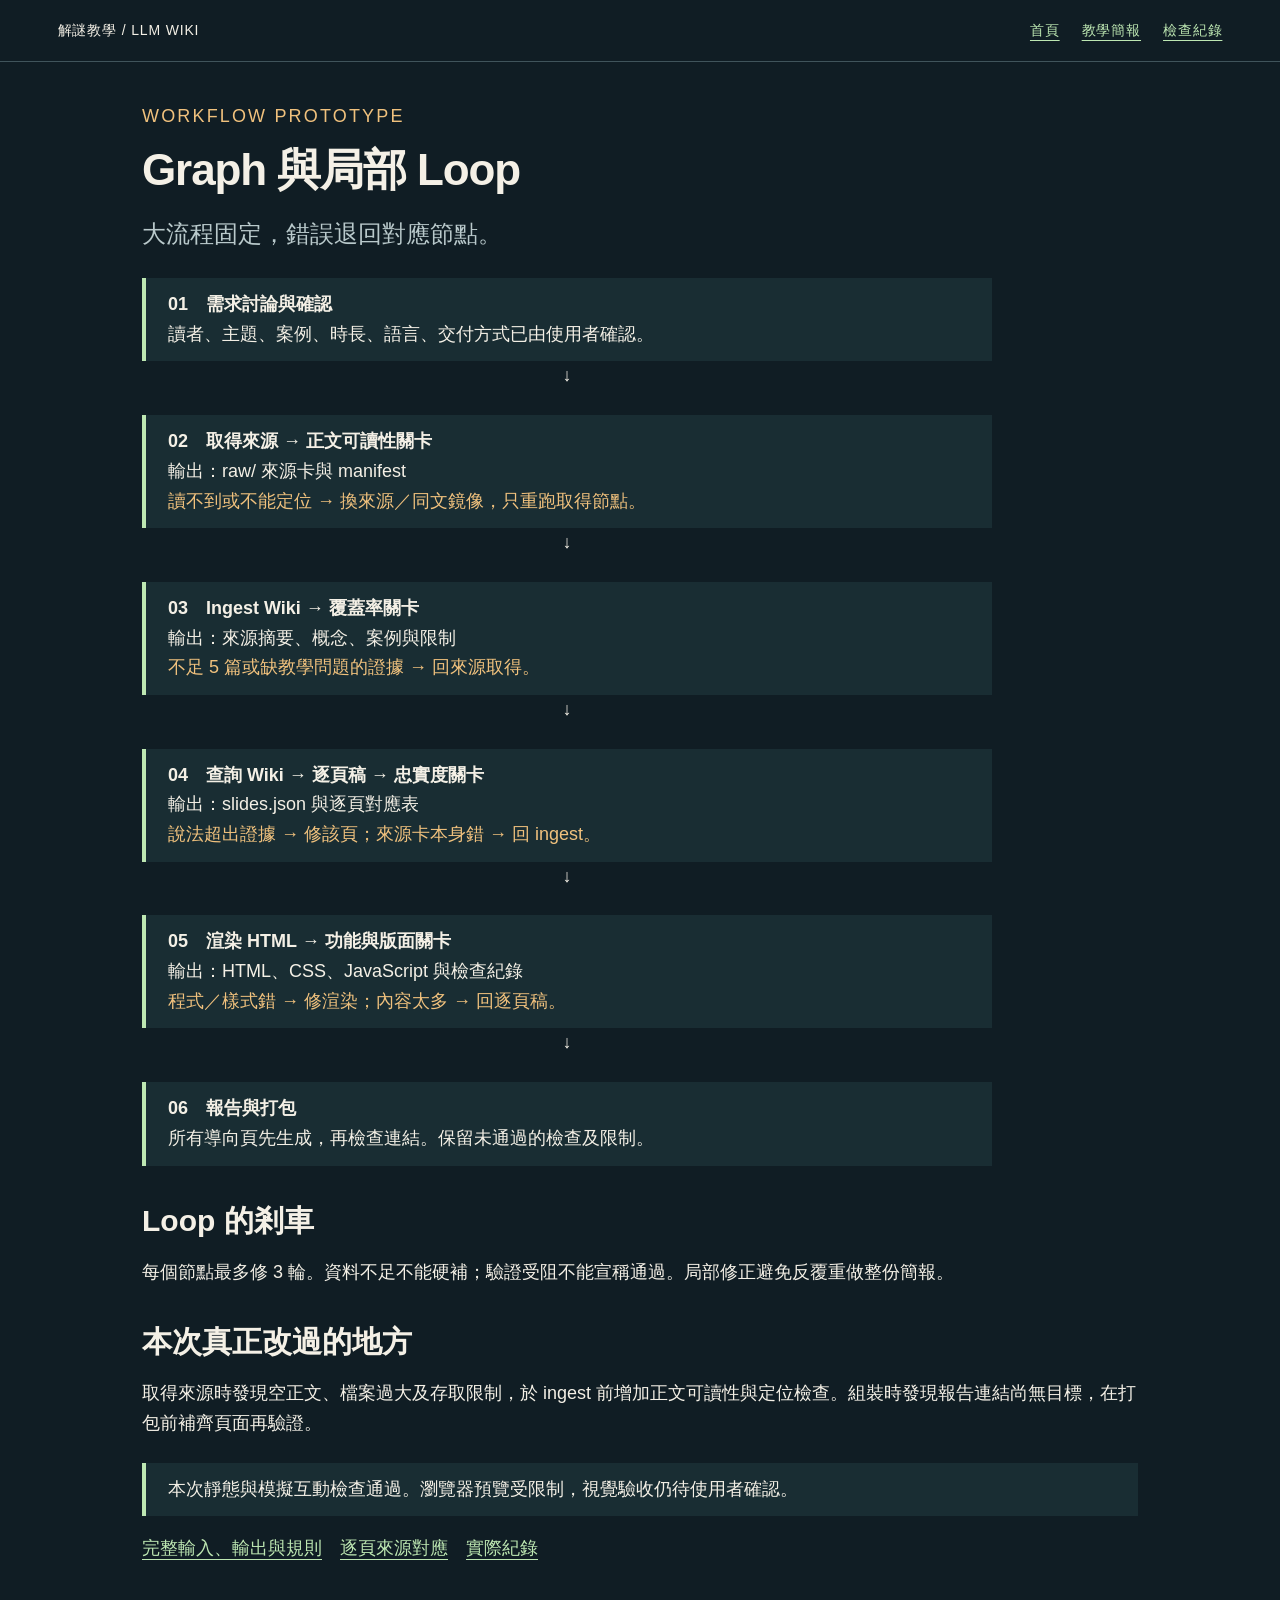
<file: puzzle-wiki/workflow.html>
<!doctype html><html lang="zh-Hant"><head><meta charset="utf-8"><meta name="viewport" content="width=device-width,initial-scale=1"><title>Graph 與局部 Loop</title><link rel="stylesheet" href="style.css"></head><body><header><span>解謎教學 / LLM WIKI</span><div><a href="index.html">首頁</a><a href="deck.html">教學簡報</a><a href="report.html">檢查紀錄</a></div></header><main class="paper"><p class="eyebrow">Workflow prototype</p><h1>Graph 與局部 Loop</h1><p class="lead">大流程固定，錯誤退回對應節點。</p><ol style="list-style:none;padding:0;max-width:850px"><li class="callout"><b>01　需求討論與確認</b><br>讀者、主題、案例、時長、語言、交付方式已由使用者確認。</li><li aria-hidden="true" style="text-align:center">↓</li><li class="callout"><b>02　取得來源 → 正文可讀性關卡</b><br>輸出：raw/ 來源卡與 manifest<br><span style="color:var(--gold)">讀不到或不能定位 → 換來源／同文鏡像，只重跑取得節點。</span></li><li aria-hidden="true" style="text-align:center">↓</li><li class="callout"><b>03　Ingest Wiki → 覆蓋率關卡</b><br>輸出：來源摘要、概念、案例與限制<br><span style="color:var(--gold)">不足 5 篇或缺教學問題的證據 → 回來源取得。</span></li><li aria-hidden="true" style="text-align:center">↓</li><li class="callout"><b>04　查詢 Wiki → 逐頁稿 → 忠實度關卡</b><br>輸出：slides.json 與逐頁對應表<br><span style="color:var(--gold)">說法超出證據 → 修該頁；來源卡本身錯 → 回 ingest。</span></li><li aria-hidden="true" style="text-align:center">↓</li><li class="callout"><b>05　渲染 HTML → 功能與版面關卡</b><br>輸出：HTML、CSS、JavaScript 與檢查紀錄<br><span style="color:var(--gold)">程式／樣式錯 → 修渲染；內容太多 → 回逐頁稿。</span></li><li aria-hidden="true" style="text-align:center">↓</li><li class="callout"><b>06　報告與打包</b><br>所有導向頁先生成，再檢查連結。保留未通過的檢查及限制。</li></ol><h2>Loop 的剎車</h2><p>每個節點最多修 3 輪。資料不足不能硬補；驗證受阻不能宣稱通過。局部修正避免反覆重做整份簡報。</p><h2>本次真正改過的地方</h2><p>取得來源時發現空正文、檔案過大及存取限制，於 ingest 前增加正文可讀性與定位檢查。組裝時發現報告連結尚無目標，在打包前補齊頁面再驗證。</p><p class="callout">本次靜態與模擬互動檢查通過。瀏覽器預覽受限制，視覺驗收仍待使用者確認。</p><p><a href="wiki.html#process-workflow">完整輸入、輸出與規則</a>　<a href="wiki.html#process-traceability">逐頁來源對應</a>　<a href="report.html">實際紀錄</a></p></main></body></html>
</file>
<file: puzzle-wiki/style.css>
:root{--bg:#101d24;--fg:#f4f0e6;--muted:#b9c9cb;--accent:#bde7b2;--line:#40545b;--gold:#f0c17d}*{box-sizing:border-box}body{margin:0;background:var(--bg);color:var(--fg);font-family:"PingFang TC","Noto Sans TC","Microsoft JhengHei",sans-serif;line-height:1.65}a{color:var(--accent);text-underline-offset:5px}button,select{font:inherit}button,a,select{touch-action:manipulation}button{cursor:pointer;border:1px solid var(--line);background:#20333b;color:var(--fg);padding:9px 18px;border-radius:5px}button:hover{background:#34504e}button:focus-visible,a:focus-visible,select:focus-visible{outline:3px solid var(--gold);outline-offset:4px}button:disabled{opacity:.45;cursor:default}h1,h2,h3,p{margin:0 0 18px}h1{font-size:clamp(38px,5.2vw,72px);line-height:1.2;letter-spacing:-.025em}h2{font-size:clamp(30px,3.4vw,48px);line-height:1.3}h3{font-size:25px}.muted,small{color:var(--muted)}.accent{color:var(--accent)}header{height:62px;display:flex;align-items:center;justify-content:space-between;padding:0 4.5vw;border-bottom:1px solid var(--line);font-size:14px;letter-spacing:.06em}header a{margin-left:22px}#deck{max-width:1440px;margin:auto}.slide{display:none;min-height:calc(100svh - 134px);padding:34px 5vw 20px}.slide.active{display:flex;flex-direction:column}.eyebrow{color:var(--gold);font-size:13px;letter-spacing:.12em;text-transform:uppercase;margin-bottom:12px}.subtitle{font-size:23px;color:var(--muted);margin-bottom:25px}.body{font-size:clamp(19px,2vw,25px);flex:1}.big{font-size:clamp(29px,3.6vw,49px);line-height:1.5;max-width:1000px}.hero .body{padding-top:4vh}.hero h1{max-width:1050px}.hero .subtitle{color:var(--accent);font-size:clamp(26px,3.4vw,46px);max-width:1000px}.callout{border-left:4px solid var(--accent);padding:12px 22px;margin-top:24px;background:#192d33}.body .muted{font-size:17px}.twocol{display:grid;grid-template-columns:1fr 1fr;gap:50px}.twocol>div{border-top:2px solid var(--accent);padding-top:18px}.steps{display:flex;gap:0;list-style:none;padding:0;margin:32px 0}.steps li{flex:1;padding:18px;border-top:2px solid var(--accent);font-size:30px}.steps small{font-size:17px}.sequence{display:grid;grid-template-columns:repeat(3,1fr);gap:32px;margin:28px 0}.sequence>div{border-top:2px solid var(--gold);padding-top:18px}.sequence b{font-size:26px}.sequence p{font-size:21px}.pipeline{padding:0;display:flex;list-style:none;gap:12px;margin:24px 0}.pipeline li{font-size:18px;flex:1;border-top:3px solid var(--accent);padding-top:12px}table{border-collapse:collapse;width:100%;font-size:22px}td,th{text-align:left;padding:15px;border-bottom:1px solid var(--line)}th{color:var(--accent)}.sources{margin-top:22px;padding-top:12px;border-top:1px solid var(--line);font-size:12px;color:var(--muted);display:flex;flex-wrap:wrap;gap:12px}.sources a{color:var(--muted)}nav.controls{height:72px;display:flex;align-items:center;justify-content:center;gap:18px;background:#101d24;border-top:1px solid var(--line);position:sticky;bottom:0;z-index:5}#progress{position:fixed;top:0;left:0;height:3px;background:var(--accent);z-index:8}#counter{min-width:70px;text-align:center}#toc{background:var(--bg);color:var(--fg);max-width:min(350px,30vw);padding:9px;border:1px solid var(--line)}details.notes{margin:12px 0;font-size:16px;color:var(--muted)}details.notes p{padding:12px;border-left:2px solid var(--line)}.answers{display:grid;gap:13px}.answers button{text-align:left;font-size:23px;padding:18px}.answers button.correct{border-color:var(--accent);background:#284239}#quiz-feedback{margin-top:20px;color:var(--gold)}.lab{display:grid;grid-template-columns:1fr 1fr;gap:30px;font-size:18px}.lab h3{font-size:21px;margin-bottom:8px}.lab .observations{font-size:24px;color:var(--accent);margin-bottom:16px}.lab select{background:#f4f0e6;color:#14252b;border:0;font-size:30px;padding:5px 13px;min-width:85px}.lab label{display:inline-flex;align-items:center;gap:8px;margin:6px 8px 14px 0}.lab label span{font-size:15px}.lab #result{margin-top:15px;min-height:50px;padding:8px 12px;border-left:3px solid var(--gold)}.lab #history{max-height:102px;overflow:auto;font-size:16px;padding-left:24px}.lab .lab-actions{display:flex;gap:10px;flex-wrap:wrap}.lab #hint-text,.lab #transfer-result{min-height:28px;font-size:16px;color:var(--gold);margin:8px 0}.lab fieldset{border:1px solid var(--line);padding:10px 15px;margin:12px 0}.lab legend{color:var(--accent);font-size:16px}.lab .choices{display:flex;gap:8px;flex-wrap:wrap}.lab .choices button{font-size:20px;padding:6px 15px}#reset{font-size:15px}.paper{max-width:1060px;margin:auto;padding:40px 32px 80px}.paper h1{font-size:44px}.paper h2{font-size:30px;margin-top:35px}.paper h3{font-size:23px;margin-top:20px}.paper p,.paper li{font-size:18px}.paper pre{white-space:pre-wrap;overflow-wrap:anywhere;padding:20px;background:#172e34;border:1px solid var(--line);font-size:15px}.paper table{font-size:16px;display:block;overflow:auto}.paper article{padding:25px 0;border-bottom:1px solid var(--line);scroll-margin-top:20px}.paper blockquote{border-left:3px solid var(--gold);margin-left:0;padding-left:20px}.paper input{width:100%;padding:14px;font:inherit;background:#f4f0e6;border:0;color:#101d24;margin:15px 0}.paper .menu{display:flex;gap:20px;flex-wrap:wrap}.paper .lead{font-size:24px;color:var(--muted)}.paper .entry{display:block;padding:25px 0;border-bottom:1px solid var(--line);font-size:25px}.paper .entry small{display:block;font-size:17px}.paper code{overflow-wrap:anywhere}.hide{display:none!important}
@media(max-width:760px){header{height:auto;min-height:58px;padding:10px 18px;gap:10px;flex-wrap:wrap}header a{margin-left:12px}.slide{padding:25px 22px;min-height:calc(100svh - 132px)}.subtitle{font-size:20px}.twocol,.sequence,.lab{grid-template-columns:1fr;gap:20px}.steps{display:grid;grid-template-columns:1fr 1fr;margin:16px 0}.steps li{font-size:25px}.pipeline{flex-wrap:wrap}.pipeline li{min-width:120px}table{font-size:17px}td,th{padding:10px}.body{font-size:20px}.big{font-size:31px}.answers button{font-size:19px}#toc{max-width:100px;font-size:13px}nav.controls{gap:8px}nav.controls button{padding:8px 12px}.paper{padding:30px 20px 70px}.paper h1{font-size:34px}.lab #history{max-height:90px}}
@media print{body{background:white;color:black}header,nav.controls,#progress,details.notes{display:none}.slide,.slide.active{display:block;break-after:page;min-height:0;padding:20px}.slide:last-child{break-after:auto}.slide a,.muted,.accent,.subtitle,.eyebrow,.sources a{color:#234}.callout{background:#eee}.sources{color:#333}.body{font-size:18px}.big{font-size:32px}.lab{font-size:15px}button{color:black;background:#eee}h1{font-size:48px}h2{font-size:34px}}
</file>
